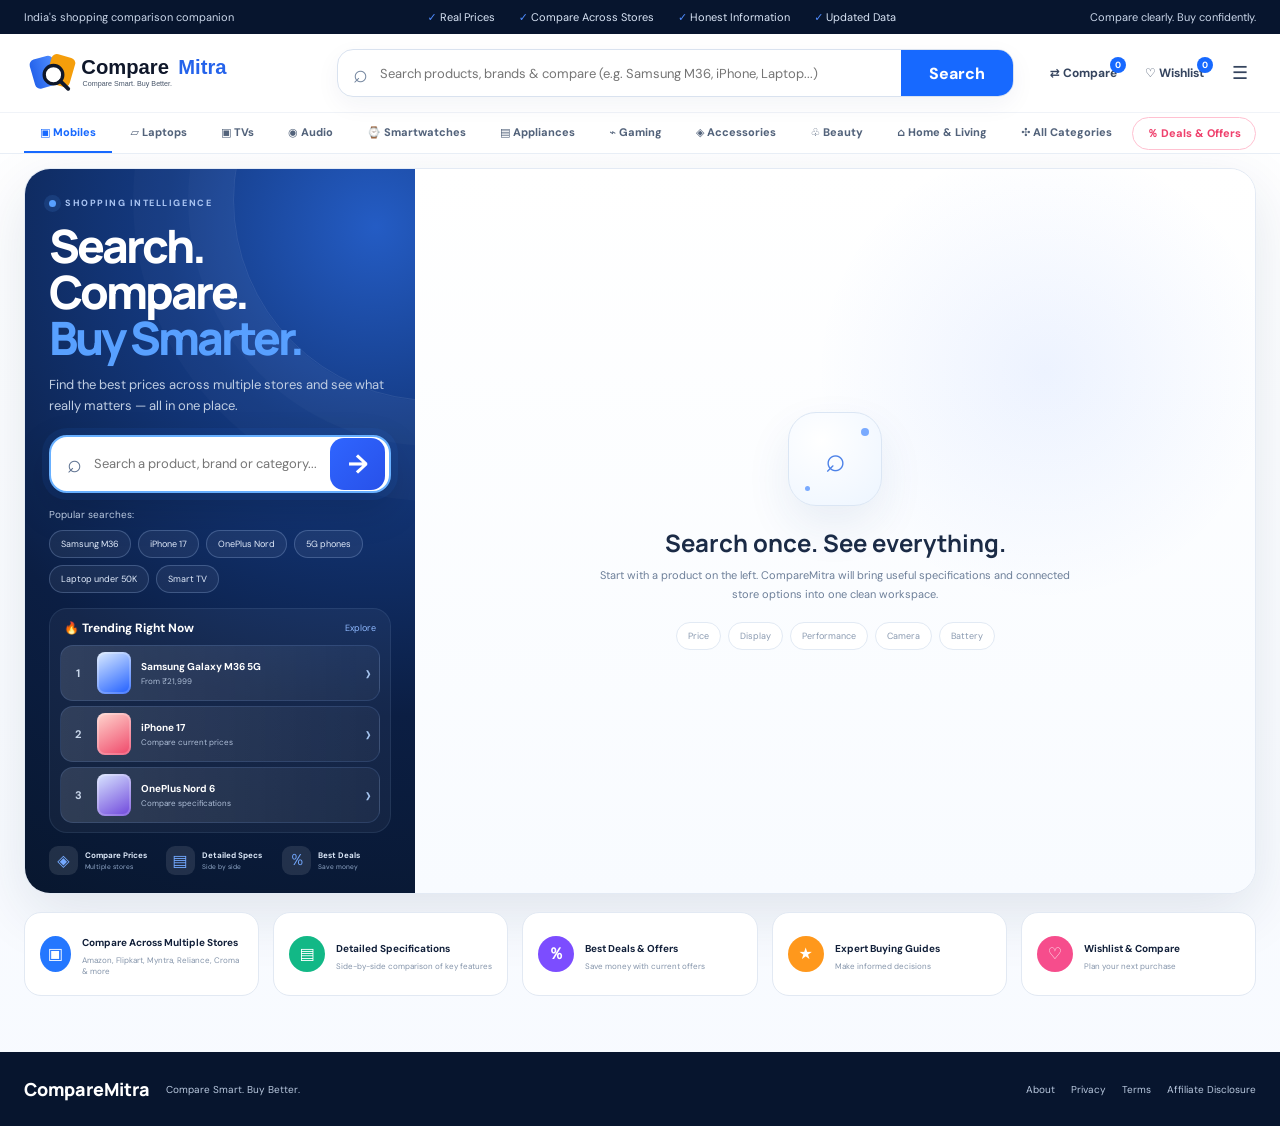
<file: index.html>
<!doctype html>
<html lang="en">
<head>
<meta charset="utf-8">
<meta name="viewport" content="width=device-width,initial-scale=1">
<meta name="description" content="CompareMitra — Compare products, prices and specifications across stores.">
<title>CompareMitra — Compare Smart. Buy Better.</title>
<link rel="icon" href="assets/logo.svg">
<link rel="preconnect" href="https://fonts.googleapis.com">
<link rel="preconnect" href="https://fonts.gstatic.com" crossorigin>
<link href="https://fonts.googleapis.com/css2?family=DM+Sans:wght@400;500;600;700&family=Manrope:wght@600;700;800&display=swap" rel="stylesheet">
<link rel="stylesheet" href="css/comparemmitra-dashboard-v17.css">
</head>
<body>
<div class="utility"><div class="wrap utility-in"><span>India's shopping comparison companion</span><div class="utility-points"><span>✓ Real Prices</span><span>✓ Compare Across Stores</span><span>✓ Honest Information</span><span>✓ Updated Data</span></div><span>Compare clearly. Buy confidently.</span></div></div>

<header class="header">
  <div class="wrap header-in">
    <a class="logo" href="index.html"><img src="assets/logo.svg" alt="CompareMitra"><span><b>Compare</b><strong>Mitra</strong><small>Compare Smart. Buy Better.</small></span></a>
    <form class="top-search" id="topSearch"><span>⌕</span><input id="topInput" placeholder="Search products, brands & compare (e.g. Samsung M36, iPhone, Laptop...)" autocomplete="off"><button>Search</button></form>
    <div class="head-actions"><a href="compare.html">⇄ <b>Compare</b><i id="compareCount">0</i></a><a href="#wishlist">♡ <b>Wishlist</b><i>0</i></a><button id="menuBtn">☰</button></div>
  </div>
  <nav class="nav"><div class="wrap nav-in">
    <a class="active" href="products.html?category=mobile-phones">▣ Mobiles</a><a href="products.html?category=laptops">▱ Laptops</a><a href="products.html?category=tv">▣ TVs</a><a href="products.html?category=audio">◉ Audio</a><a href="products.html?category=smartwatches">⌚ Smartwatches</a><a href="products.html?category=appliances">▤ Appliances</a><a href="products.html?category=gaming">⌁ Gaming</a><a href="products.html?category=accessories">◈ Accessories</a><a href="products.html?category=beauty">♧ Beauty</a><a href="products.html?category=home-living">⌂ Home & Living</a><a href="products.html">✣ All Categories</a><a class="offers" href="products.html">％ Deals & Offers</a>
  </div></nav>
</header>

<main class="wrap main">
  <section class="dashboard">
    <aside class="search-panel">
      <div class="panel-kicker"><span></span> SHOPPING INTELLIGENCE</div>
      <h1>Search. Compare.<br><em>Buy Smarter.</em></h1>
      <p>Find the best prices across multiple stores and see what really matters — all in one place.</p>
      <form class="hero-search" id="heroSearch"><span>⌕</span><input id="heroInput" placeholder="Search a product, brand or category..." autocomplete="off"><button aria-label="Search">→</button></form>
      <div class="popular"><label>Popular searches:</label><div><button data-q="Samsung Galaxy M36 5G">Samsung M36</button><button data-q="iPhone 17">iPhone 17</button><button data-q="OnePlus Nord 6">OnePlus Nord</button><button data-q="5G phones">5G phones</button><button data-q="Laptop under 50K">Laptop under 50K</button><button data-q="Smart TV">Smart TV</button></div></div>

      <div class="trend">
        <div class="trend-head"><b>🔥 Trending Right Now</b><span>Explore</span></div>
        <button class="trend-item" data-q="Samsung Galaxy M36 5G"><strong>1</strong><span class="mini-phone m1"></span><span><b>Samsung Galaxy M36 5G</b><small>From ₹21,999</small></span><i>›</i></button>
        <button class="trend-item" data-q="iPhone 17"><strong>2</strong><span class="mini-phone m2"></span><span><b>iPhone 17</b><small>Compare current prices</small></span><i>›</i></button>
        <button class="trend-item" data-q="OnePlus Nord 6"><strong>3</strong><span class="mini-phone m3"></span><span><b>OnePlus Nord 6</b><small>Compare specifications</small></span><i>›</i></button>
      </div>
      <div class="panel-benefits"><div><span>◈</span><b>Compare Prices<small>Multiple stores</small></b></div><div><span>▤</span><b>Detailed Specs<small>Side by side</small></b></div><div><span>％</span><b>Best Deals<small>Save money</small></b></div></div>
    </aside>

    <section class="result-panel" id="resultPanel">
      <div class="empty-state" id="emptyState">
        <div class="empty-orb"><span>⌕</span><i></i><b></b></div>
        <h2>Search once. See everything.</h2>
        <p>Start with a product on the left. CompareMitra will bring the useful specifications and connected store options into one clean workspace.</p>
        <div class="empty-hints"><span>Price</span><span>Display</span><span>Performance</span><span>Camera</span><span>Battery</span></div>
      </div>

      <div class="product-result" id="productResult" hidden>
        <div class="product-head">
          <div class="product-visual"><img id="productImg" alt=""></div>
          <div class="product-title"><small id="productBrand"></small><h2 id="productName"></h2><p id="productVariant"></p><div class="score"><b>8.6/10</b><span>CompareMitra Score</span></div></div>
          <div class="product-actions"><button>♡ Add to Wishlist</button><button class="add-compare" id="addCompare">＋ Add to Compare</button></div>
        </div>
        <div class="quick-specs" id="quickSpecs"></div>
        <div class="table-shell">
          <div class="table-title"><div><small>PRICE & PRODUCT INTELLIGENCE</small><h3>Compare across stores</h3></div><div class="table-tools"><button id="highlightBtn">Highlight differences</button><button id="clearBtn">Clear</button></div></div>
          <div class="table-scroll">
            <table id="compareTable">
              <thead><tr id="storeHead"><th>FEATURE</th></tr></thead>
              <tbody id="tableBody"></tbody>
            </table>
          </div>
          <div class="more-stores"><button id="moreStores">＋ <b>More Stores</b><small>See additional marketplaces</small></button></div>
        </div>
      </div>
    </section>
  </section>

  <section class="below">
    <div class="below-card"><span class="bicon blue">▣</span><div><b>Compare Across Multiple Stores</b><p>Amazon, Flipkart, Myntra, Reliance, Croma & more</p></div></div>
    <div class="below-card"><span class="bicon green">▤</span><div><b>Detailed Specifications</b><p>Side-by-side comparison of key features</p></div></div>
    <div class="below-card"><span class="bicon purple">％</span><div><b>Best Deals & Offers</b><p>Save money with current offers</p></div></div>
    <div class="below-card"><span class="bicon orange">★</span><div><b>Expert Buying Guides</b><p>Make informed decisions</p></div></div>
    <div class="below-card"><span class="bicon pink">♡</span><div><b>Wishlist & Compare</b><p>Plan your next purchase</p></div></div>
  </section>
</main>

<footer class="footer"><div class="wrap"><b>CompareMitra</b><span>Compare Smart. Buy Better.</span><div><a href="about.html">About</a><a href="privacy.html">Privacy</a><a href="terms.html">Terms</a><a href="affiliate-disclosure.html">Affiliate Disclosure</a></div></div></footer>
<script src="js/comparemmitra-dashboard-v17.js"></script>
</body>
</html>
</file>
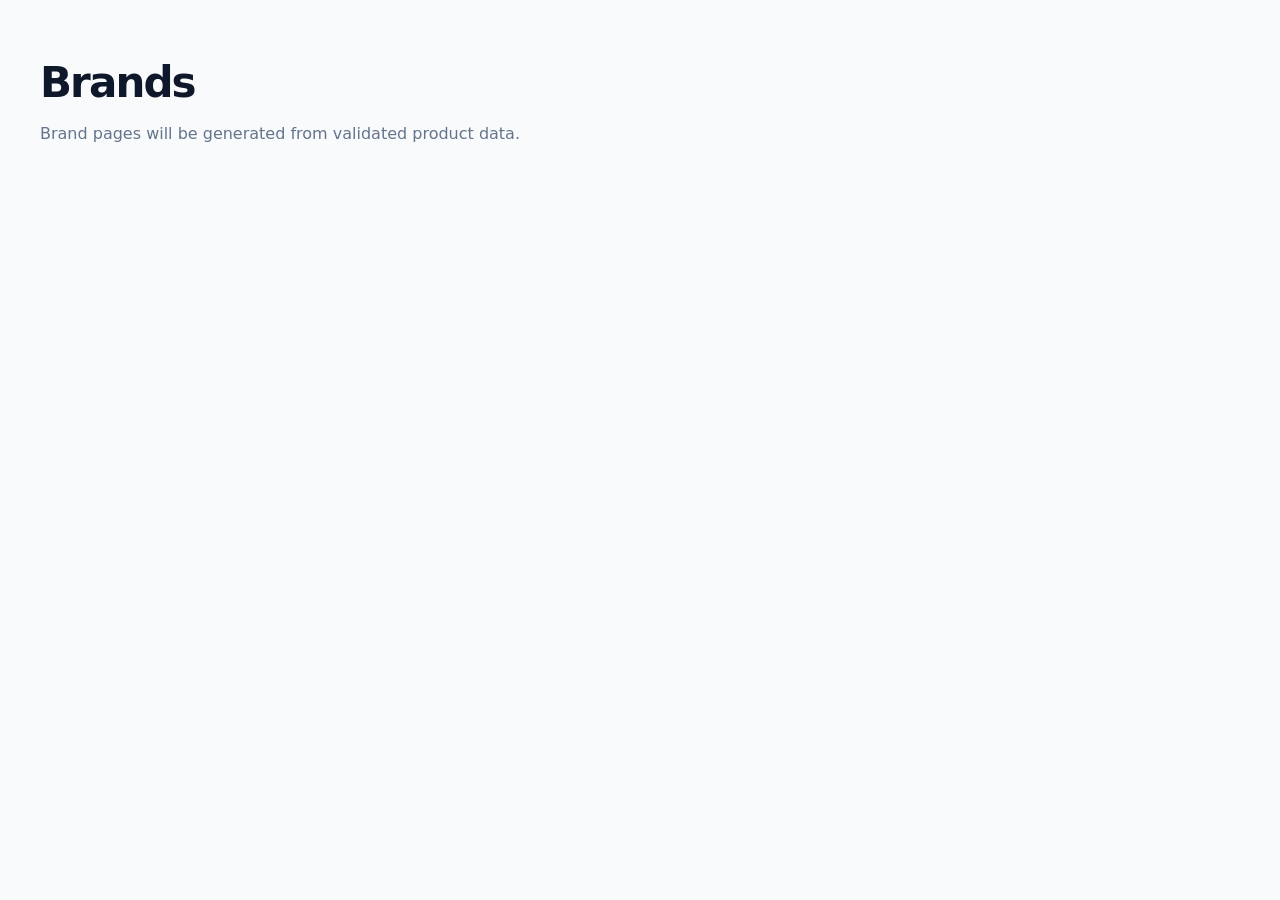
<file: brands/index.html>
<!doctype html><html lang="en-IN"><head><meta charset="utf-8"><meta name="viewport" content="width=device-width,initial-scale=1"><title>Brands — CompareMitra</title><link rel="stylesheet" href="../css/style.css"></head><body><main class="page"><div class="container"><h1>Brands</h1><p class="muted">Brand pages will be generated from validated product data.</p></div></main></body></html>
</file>
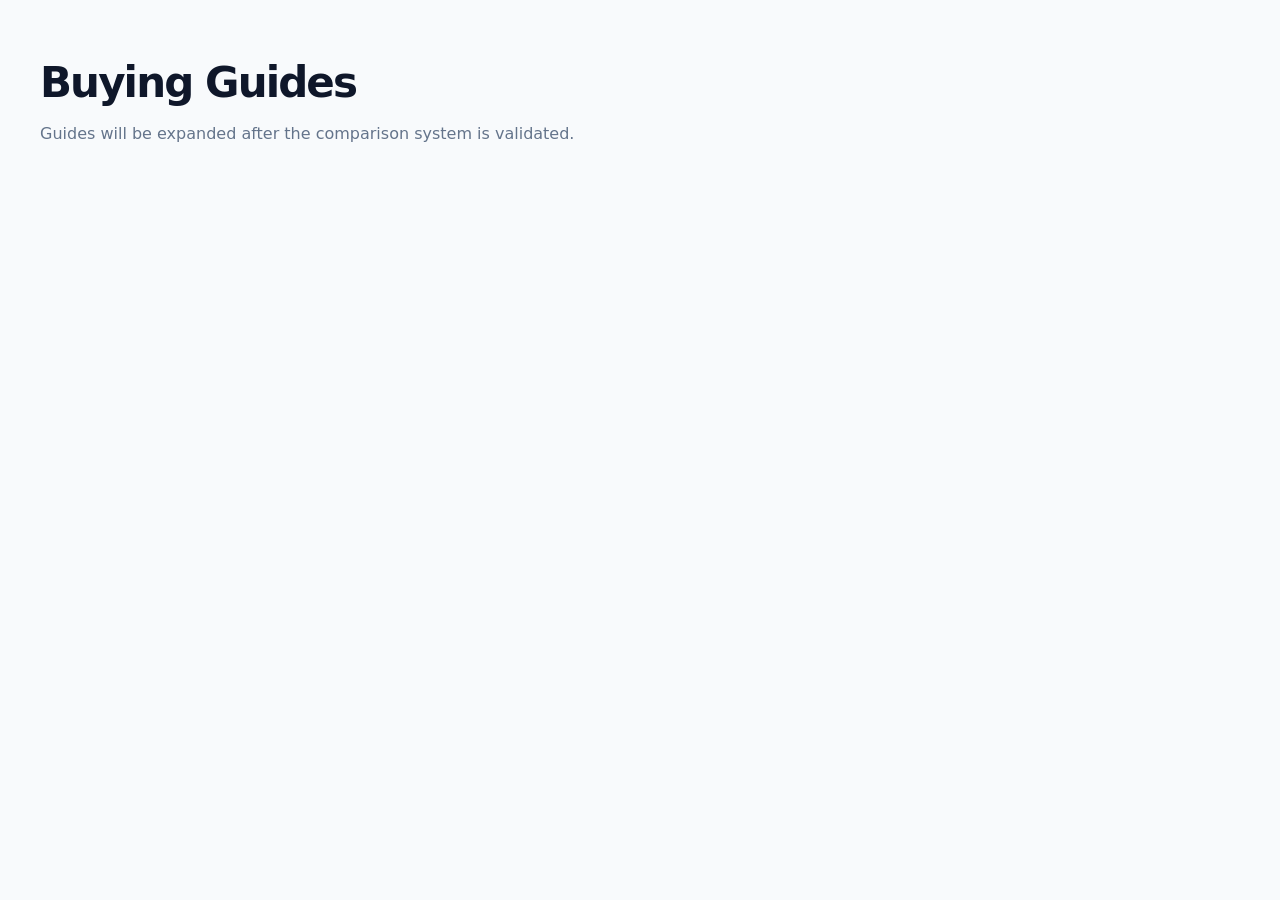
<file: buying-guides/index.html>
<!doctype html><html lang="en-IN"><head><meta charset="utf-8"><meta name="viewport" content="width=device-width,initial-scale=1"><title>Buying Guides — CompareMitra</title><link rel="stylesheet" href="../css/style.css"></head><body><main class="page"><div class="container"><h1>Buying Guides</h1><p class="muted">Guides will be expanded after the comparison system is validated.</p></div></main></body></html>
</file>
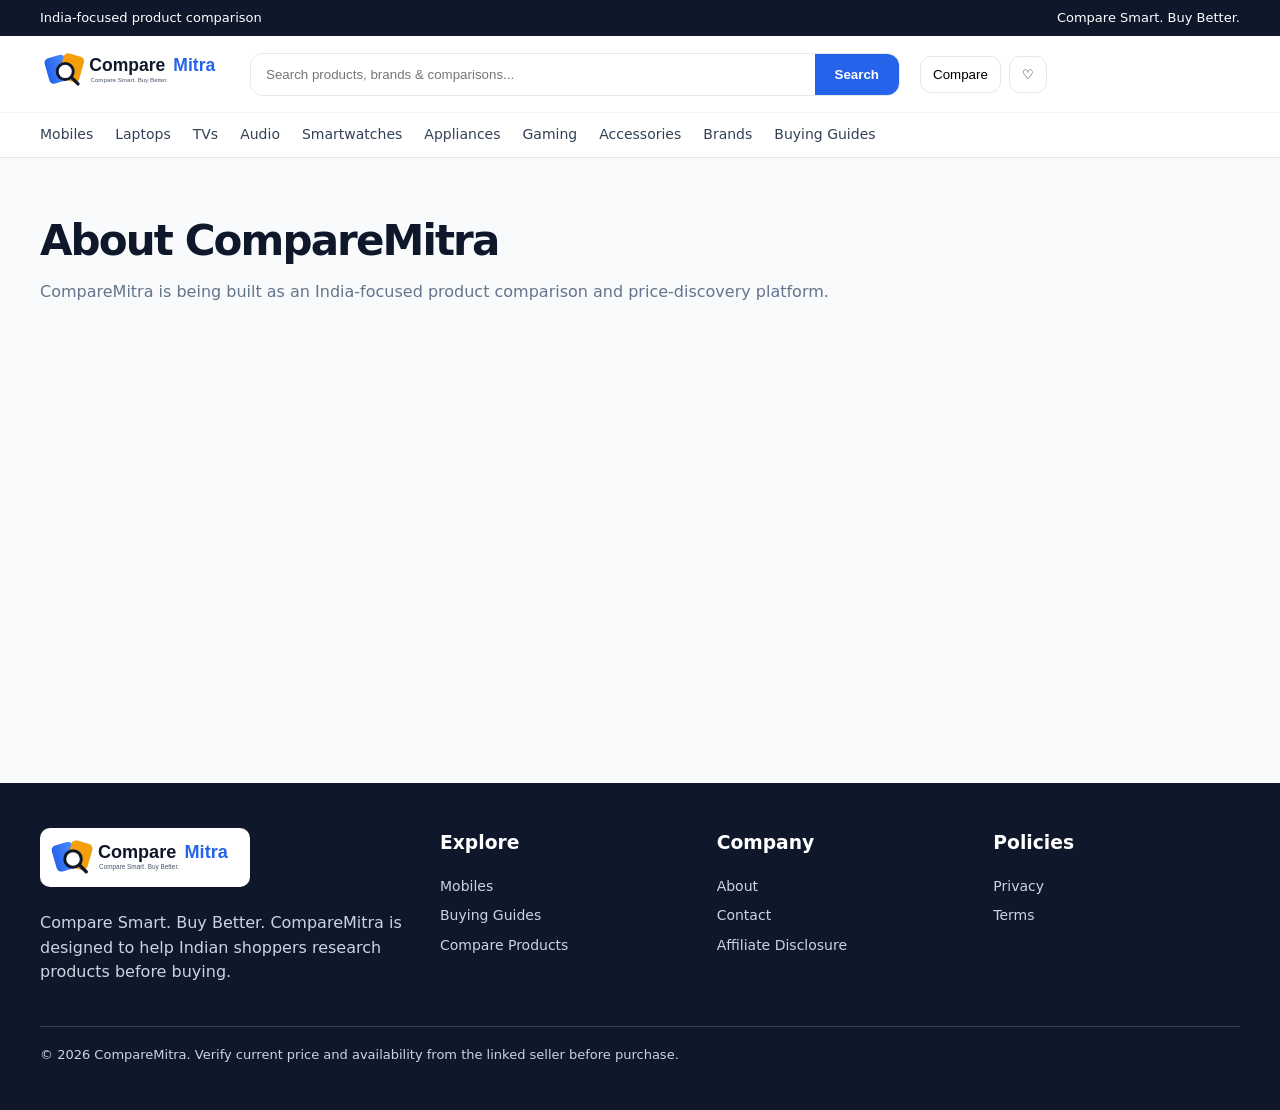
<file: about.html>
<!doctype html><html lang="en-IN"><head><meta charset="utf-8"><meta name="viewport" content="width=device-width,initial-scale=1"><title>About CompareMitra — CompareMitra</title><meta name="description" content="CompareMitra is being built as an India-focused product comparison and price-discovery platform."><link rel="stylesheet" href="css/style.css"></head><body><div class="topbar"><div class="container"><span>India-focused product comparison</span><span>Compare Smart. Buy Better.</span></div></div>
<header class="header"><div class="container header-row"><a href="index.html"><img class="logo" src="assets/logo.svg" alt="CompareMitra"></a><form class="search" data-search><input name="q" placeholder="Search products, brands & comparisons..."><button>Search</button></form><div class="header-actions"><button class="icon-btn" onclick="location.href='compare.html'">Compare</button><button class="icon-btn">♡</button></div><button class="icon-btn mobile-menu">☰</button></div>
<nav class="nav"><div class="container"><a href="products.html?category=mobiles">Mobiles</a><a href="products.html">Laptops</a><a href="products.html">TVs</a><a href="products.html">Audio</a><a href="products.html">Smartwatches</a><a href="products.html">Appliances</a><a href="products.html">Gaming</a><a href="products.html">Accessories</a><a href="brands/index.html">Brands</a><a href="buying-guides/index.html">Buying Guides</a></div></nav></header><main class="page"><div class="container"><h1>About CompareMitra</h1><p class="muted">CompareMitra is being built as an India-focused product comparison and price-discovery platform.</p></div></main><footer class="footer"><div class="container"><div class="footer-grid"><div><img src="assets/logo.svg" alt="CompareMitra" style="width:210px;background:#fff;border-radius:10px;padding:7px"><p>Compare Smart. Buy Better. CompareMitra is designed to help Indian shoppers research products before buying.</p></div><div><h3>Explore</h3><a href="products.html?category=mobiles">Mobiles</a><a href="buying-guides/index.html">Buying Guides</a><a href="compare.html">Compare Products</a></div><div><h3>Company</h3><a href="about.html">About</a><a href="contact.html">Contact</a><a href="affiliate-disclosure.html">Affiliate Disclosure</a></div><div><h3>Policies</h3><a href="privacy.html">Privacy</a><a href="terms.html">Terms</a></div></div><div class="footer-bottom">© 2026 CompareMitra. Verify current price and availability from the linked seller before purchase.</div></div></footer></body></html>
</file>
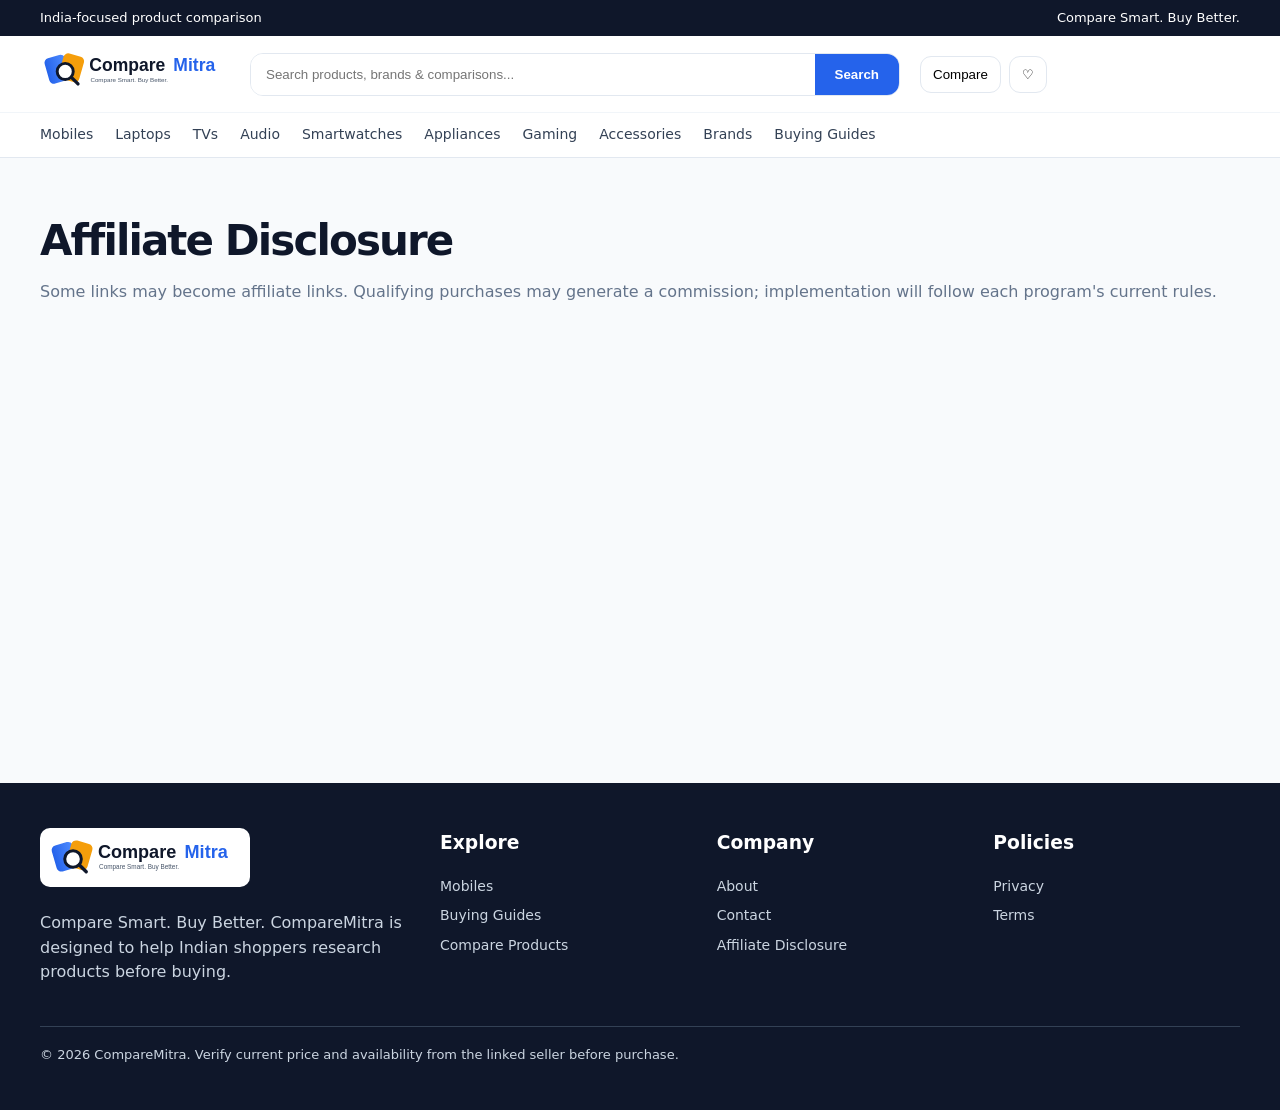
<file: affiliate-disclosure.html>
<!doctype html><html lang="en-IN"><head><meta charset="utf-8"><meta name="viewport" content="width=device-width,initial-scale=1"><title>Affiliate Disclosure — CompareMitra</title><meta name="description" content="Some links may become affiliate links. Qualifying purchases may generate a commission; implementation will follow each program's current rules."><link rel="stylesheet" href="css/style.css"></head><body><div class="topbar"><div class="container"><span>India-focused product comparison</span><span>Compare Smart. Buy Better.</span></div></div>
<header class="header"><div class="container header-row"><a href="index.html"><img class="logo" src="assets/logo.svg" alt="CompareMitra"></a><form class="search" data-search><input name="q" placeholder="Search products, brands & comparisons..."><button>Search</button></form><div class="header-actions"><button class="icon-btn" onclick="location.href='compare.html'">Compare</button><button class="icon-btn">♡</button></div><button class="icon-btn mobile-menu">☰</button></div>
<nav class="nav"><div class="container"><a href="products.html?category=mobiles">Mobiles</a><a href="products.html">Laptops</a><a href="products.html">TVs</a><a href="products.html">Audio</a><a href="products.html">Smartwatches</a><a href="products.html">Appliances</a><a href="products.html">Gaming</a><a href="products.html">Accessories</a><a href="brands/index.html">Brands</a><a href="buying-guides/index.html">Buying Guides</a></div></nav></header><main class="page"><div class="container"><h1>Affiliate Disclosure</h1><p class="muted">Some links may become affiliate links. Qualifying purchases may generate a commission; implementation will follow each program's current rules.</p></div></main><footer class="footer"><div class="container"><div class="footer-grid"><div><img src="assets/logo.svg" alt="CompareMitra" style="width:210px;background:#fff;border-radius:10px;padding:7px"><p>Compare Smart. Buy Better. CompareMitra is designed to help Indian shoppers research products before buying.</p></div><div><h3>Explore</h3><a href="products.html?category=mobiles">Mobiles</a><a href="buying-guides/index.html">Buying Guides</a><a href="compare.html">Compare Products</a></div><div><h3>Company</h3><a href="about.html">About</a><a href="contact.html">Contact</a><a href="affiliate-disclosure.html">Affiliate Disclosure</a></div><div><h3>Policies</h3><a href="privacy.html">Privacy</a><a href="terms.html">Terms</a></div></div><div class="footer-bottom">© 2026 CompareMitra. Verify current price and availability from the linked seller before purchase.</div></div></footer></body></html>
</file>
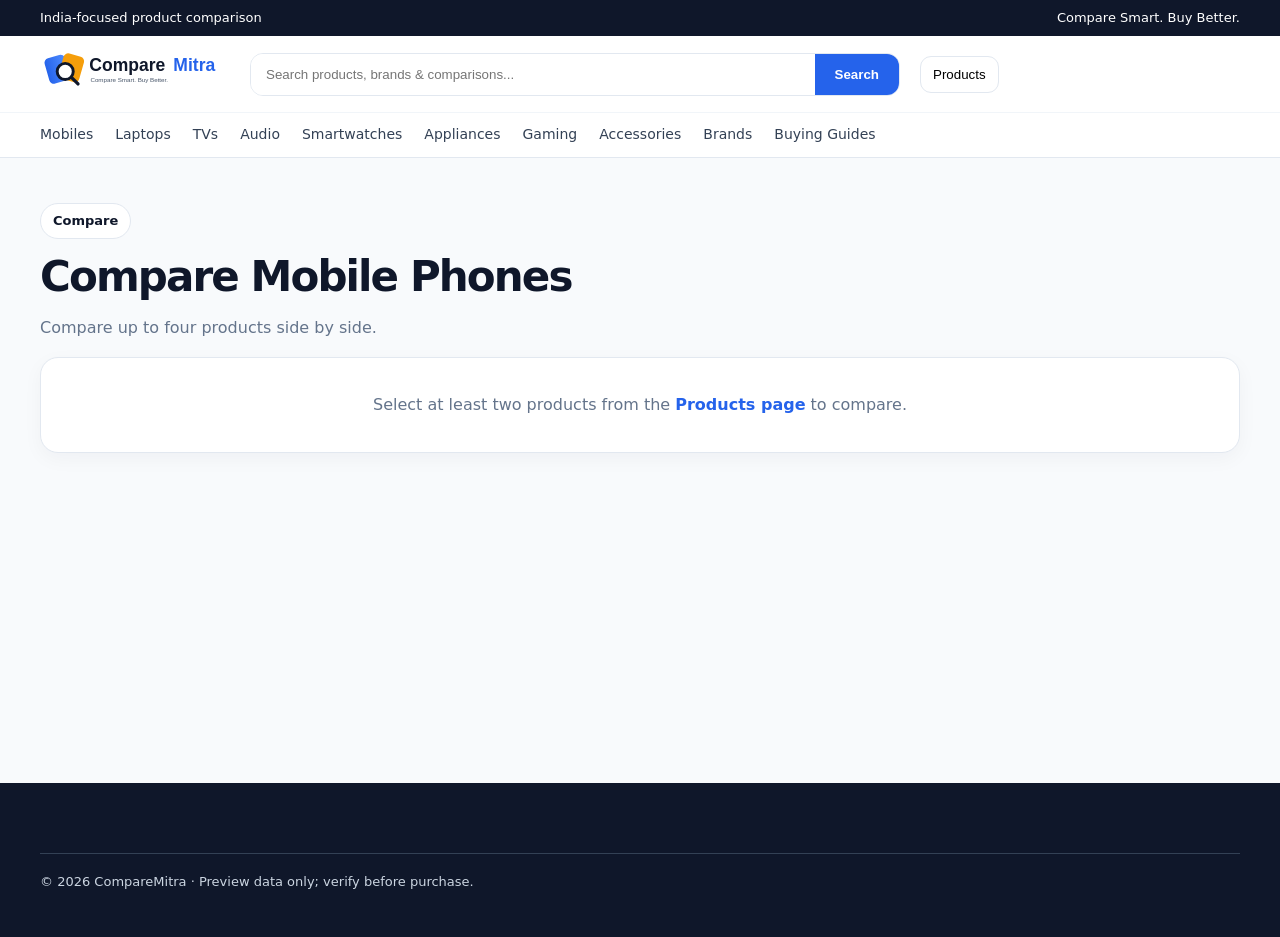
<file: compare.html>
<!doctype html><html lang="en-IN"><head><meta charset="utf-8"><meta name="viewport" content="width=device-width,initial-scale=1"><title>Compare Mobile Phones — CompareMitra</title><meta name="description" content="Compare mobile phone specifications side by side on CompareMitra."><link rel="stylesheet" href="css/style.css"></head><body><div class="topbar"><div class="container"><span>India-focused product comparison</span><span>Compare Smart. Buy Better.</span></div></div><header class="header"><div class="container header-row"><a href="index.html"><img class="logo" src="assets/logo.svg" alt="CompareMitra"></a><form class="search" data-search><input name="q" placeholder="Search products, brands & comparisons..."><button>Search</button></form><div class="header-actions"><button class="icon-btn" onclick="location.href='products.html'">Products</button></div><button class="icon-btn mobile-menu">☰</button></div><nav class="nav"><div class="container"><a href="products.html">Mobiles</a><a href="products.html">Laptops</a><a href="products.html">TVs</a><a href="products.html">Audio</a><a href="products.html">Smartwatches</a><a href="products.html">Appliances</a><a href="products.html">Gaming</a><a href="products.html">Accessories</a><a href="brands/index.html">Brands</a><a href="buying-guides/index.html">Buying Guides</a></div></nav></header><main class="page"><div class="container"><span class="badge">Compare</span><h1>Compare Mobile Phones</h1><p class="muted">Compare up to four products side by side.</p><div id="comparison-detail"><div class="empty">Loading comparison…</div></div></div></main><footer class="footer"><div class="container"><div class="footer-bottom">© 2026 CompareMitra · Preview data only; verify before purchase.</div></div></footer><script src="js/app.js"></script></body></html>
</file>
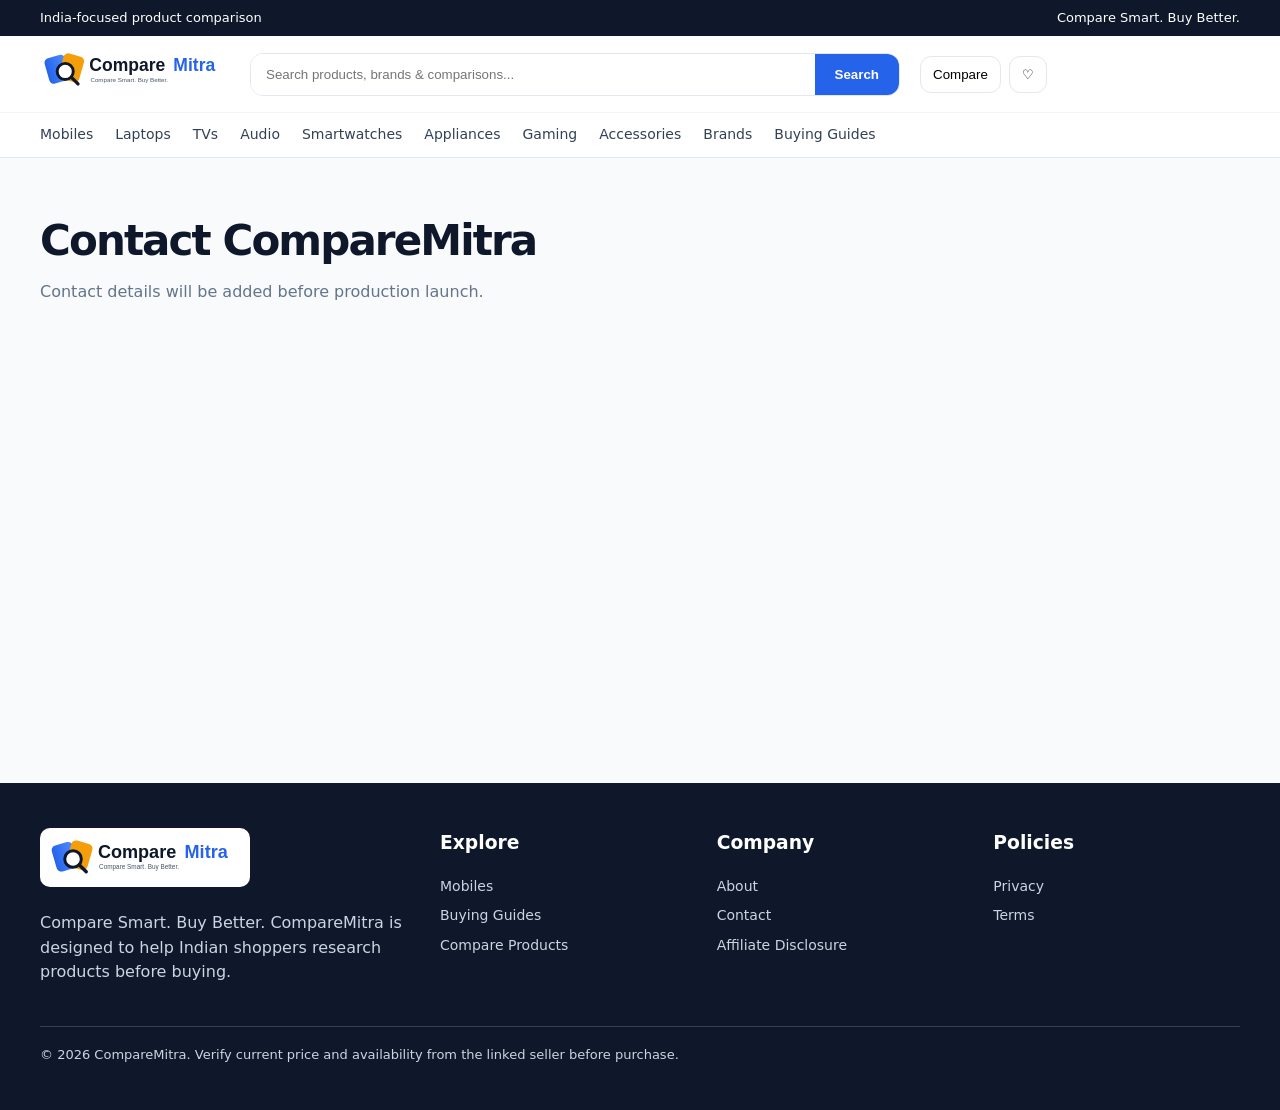
<file: contact.html>
<!doctype html><html lang="en-IN"><head><meta charset="utf-8"><meta name="viewport" content="width=device-width,initial-scale=1"><title>Contact CompareMitra — CompareMitra</title><meta name="description" content="Contact details will be added before production launch."><link rel="stylesheet" href="css/style.css"></head><body><div class="topbar"><div class="container"><span>India-focused product comparison</span><span>Compare Smart. Buy Better.</span></div></div>
<header class="header"><div class="container header-row"><a href="index.html"><img class="logo" src="assets/logo.svg" alt="CompareMitra"></a><form class="search" data-search><input name="q" placeholder="Search products, brands & comparisons..."><button>Search</button></form><div class="header-actions"><button class="icon-btn" onclick="location.href='compare.html'">Compare</button><button class="icon-btn">♡</button></div><button class="icon-btn mobile-menu">☰</button></div>
<nav class="nav"><div class="container"><a href="products.html?category=mobiles">Mobiles</a><a href="products.html">Laptops</a><a href="products.html">TVs</a><a href="products.html">Audio</a><a href="products.html">Smartwatches</a><a href="products.html">Appliances</a><a href="products.html">Gaming</a><a href="products.html">Accessories</a><a href="brands/index.html">Brands</a><a href="buying-guides/index.html">Buying Guides</a></div></nav></header><main class="page"><div class="container"><h1>Contact CompareMitra</h1><p class="muted">Contact details will be added before production launch.</p></div></main><footer class="footer"><div class="container"><div class="footer-grid"><div><img src="assets/logo.svg" alt="CompareMitra" style="width:210px;background:#fff;border-radius:10px;padding:7px"><p>Compare Smart. Buy Better. CompareMitra is designed to help Indian shoppers research products before buying.</p></div><div><h3>Explore</h3><a href="products.html?category=mobiles">Mobiles</a><a href="buying-guides/index.html">Buying Guides</a><a href="compare.html">Compare Products</a></div><div><h3>Company</h3><a href="about.html">About</a><a href="contact.html">Contact</a><a href="affiliate-disclosure.html">Affiliate Disclosure</a></div><div><h3>Policies</h3><a href="privacy.html">Privacy</a><a href="terms.html">Terms</a></div></div><div class="footer-bottom">© 2026 CompareMitra. Verify current price and availability from the linked seller before purchase.</div></div></footer></body></html>
</file>
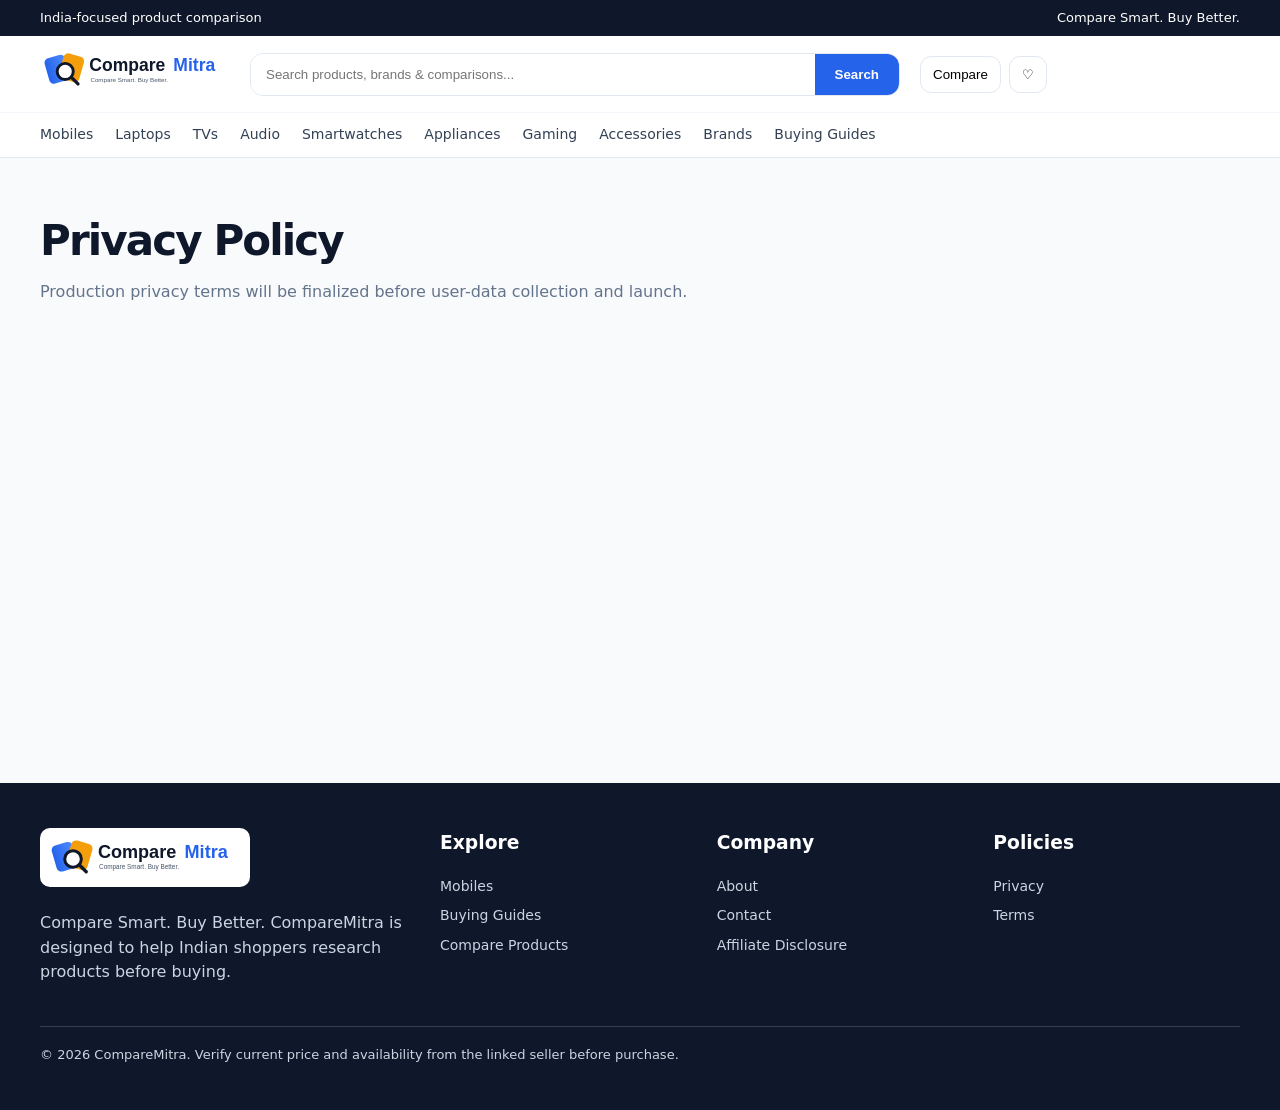
<file: privacy.html>
<!doctype html><html lang="en-IN"><head><meta charset="utf-8"><meta name="viewport" content="width=device-width,initial-scale=1"><title>Privacy Policy — CompareMitra</title><meta name="description" content="Production privacy terms will be finalized before user-data collection and launch."><link rel="stylesheet" href="css/style.css"></head><body><div class="topbar"><div class="container"><span>India-focused product comparison</span><span>Compare Smart. Buy Better.</span></div></div>
<header class="header"><div class="container header-row"><a href="index.html"><img class="logo" src="assets/logo.svg" alt="CompareMitra"></a><form class="search" data-search><input name="q" placeholder="Search products, brands & comparisons..."><button>Search</button></form><div class="header-actions"><button class="icon-btn" onclick="location.href='compare.html'">Compare</button><button class="icon-btn">♡</button></div><button class="icon-btn mobile-menu">☰</button></div>
<nav class="nav"><div class="container"><a href="products.html?category=mobiles">Mobiles</a><a href="products.html">Laptops</a><a href="products.html">TVs</a><a href="products.html">Audio</a><a href="products.html">Smartwatches</a><a href="products.html">Appliances</a><a href="products.html">Gaming</a><a href="products.html">Accessories</a><a href="brands/index.html">Brands</a><a href="buying-guides/index.html">Buying Guides</a></div></nav></header><main class="page"><div class="container"><h1>Privacy Policy</h1><p class="muted">Production privacy terms will be finalized before user-data collection and launch.</p></div></main><footer class="footer"><div class="container"><div class="footer-grid"><div><img src="assets/logo.svg" alt="CompareMitra" style="width:210px;background:#fff;border-radius:10px;padding:7px"><p>Compare Smart. Buy Better. CompareMitra is designed to help Indian shoppers research products before buying.</p></div><div><h3>Explore</h3><a href="products.html?category=mobiles">Mobiles</a><a href="buying-guides/index.html">Buying Guides</a><a href="compare.html">Compare Products</a></div><div><h3>Company</h3><a href="about.html">About</a><a href="contact.html">Contact</a><a href="affiliate-disclosure.html">Affiliate Disclosure</a></div><div><h3>Policies</h3><a href="privacy.html">Privacy</a><a href="terms.html">Terms</a></div></div><div class="footer-bottom">© 2026 CompareMitra. Verify current price and availability from the linked seller before purchase.</div></div></footer></body></html>
</file>
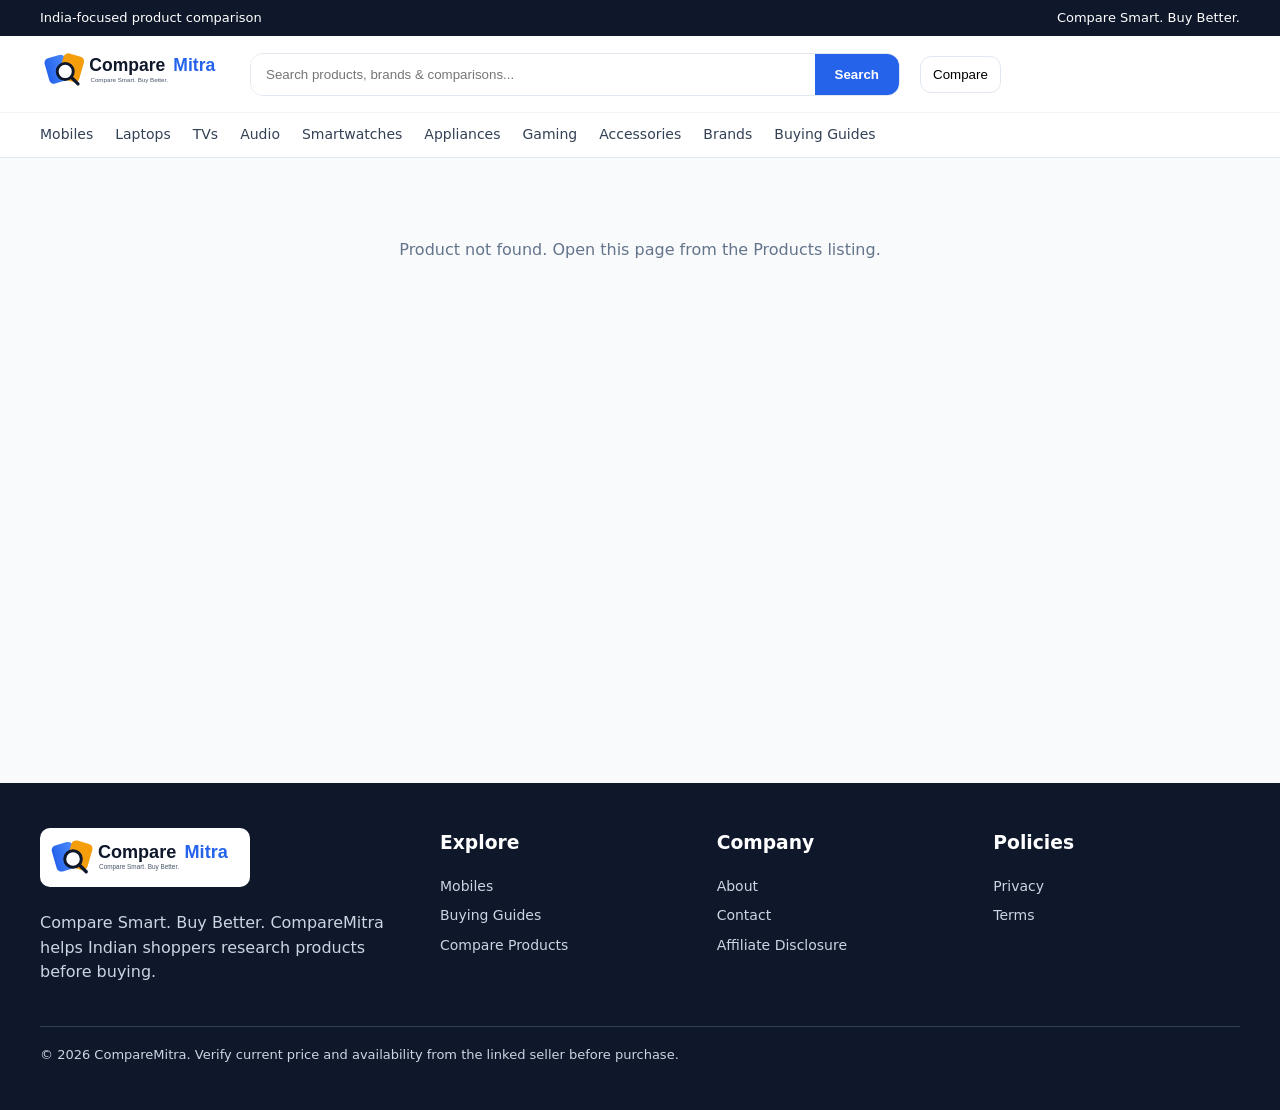
<file: product.html>
<!doctype html>
<html lang="en-IN">
<head>
<meta charset="utf-8"><meta name="viewport" content="width=device-width,initial-scale=1">
<title>Product — CompareMitra</title>
<meta name="description" content="Detailed mobile phone specifications and current observed price on CompareMitra.">
<link rel="stylesheet" href="css/style.css">
<link rel="stylesheet" href="css/product-detail.css">
</head>
<body>
<div class="topbar"><div class="container"><span>India-focused product comparison</span><span>Compare Smart. Buy Better.</span></div></div>
<header class="header"><div class="container header-row"><a href="index.html"><img class="logo" src="assets/logo.svg" alt="CompareMitra"></a><form class="search" data-search><input name="q" placeholder="Search products, brands & comparisons..."><button>Search</button></form><div class="header-actions"><button class="icon-btn" onclick="location.href='compare.html'">Compare</button></div><button class="icon-btn mobile-menu">☰</button></div>
<nav class="nav"><div class="container"><a href="products.html?category=mobiles">Mobiles</a><a href="products.html">Laptops</a><a href="products.html">TVs</a><a href="products.html">Audio</a><a href="products.html">Smartwatches</a><a href="products.html">Appliances</a><a href="products.html">Gaming</a><a href="products.html">Accessories</a><a href="brands/index.html">Brands</a><a href="buying-guides/index.html">Buying Guides</a></div></nav></header>
<main class="page"><div class="container" id="product-detail-app"><div class="empty">Loading product…</div></div></main>
<footer class="footer"><div class="container"><div class="footer-grid"><div><img src="assets/logo.svg" alt="CompareMitra" style="width:210px;background:#fff;border-radius:10px;padding:7px"><p>Compare Smart. Buy Better. CompareMitra helps Indian shoppers research products before buying.</p></div><div><h3>Explore</h3><a href="products.html?category=mobiles">Mobiles</a><a href="buying-guides/index.html">Buying Guides</a><a href="compare.html">Compare Products</a></div><div><h3>Company</h3><a href="about.html">About</a><a href="contact.html">Contact</a><a href="affiliate-disclosure.html">Affiliate Disclosure</a></div><div><h3>Policies</h3><a href="privacy.html">Privacy</a><a href="terms.html">Terms</a></div></div><div class="footer-bottom">© 2026 CompareMitra. Verify current price and availability from the linked seller before purchase.</div></div></footer>
<script src="js/app.js"></script>
<script src="js/product-detail.js"></script>
</body></html>
</file>
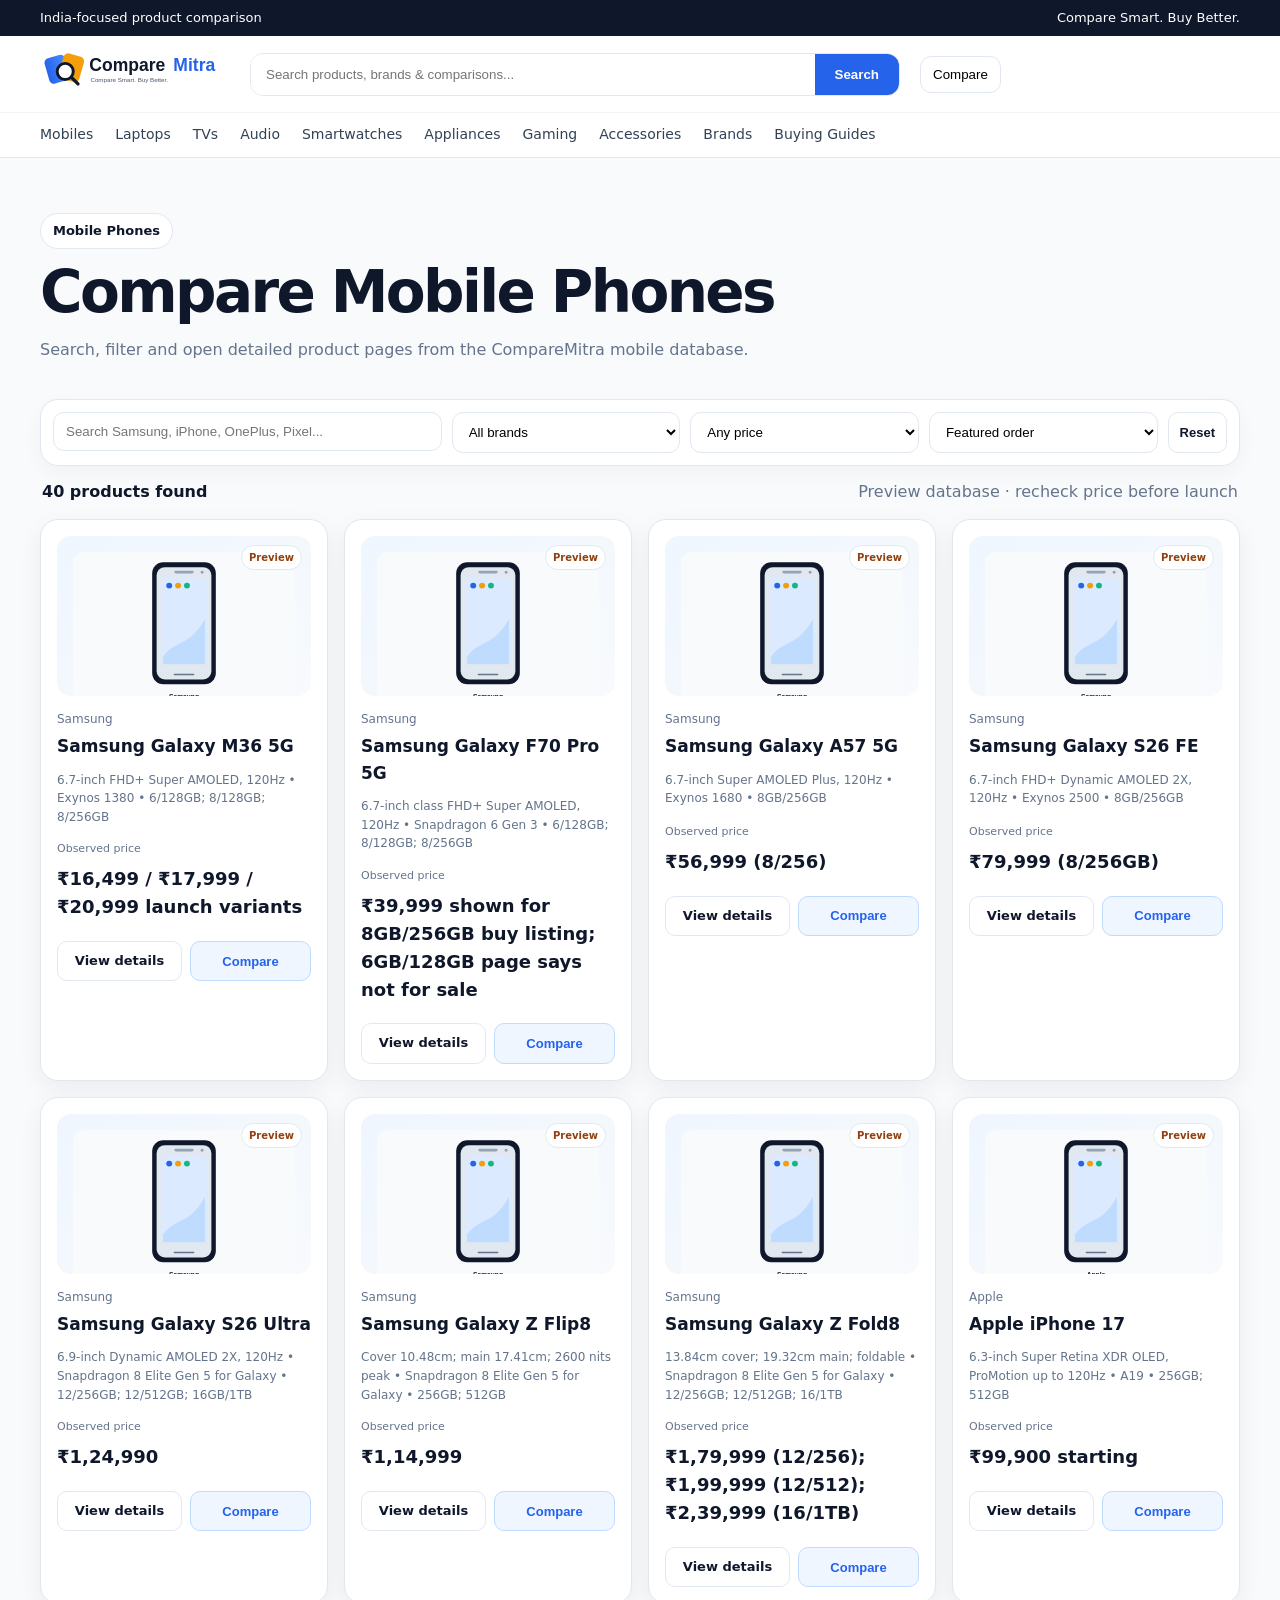
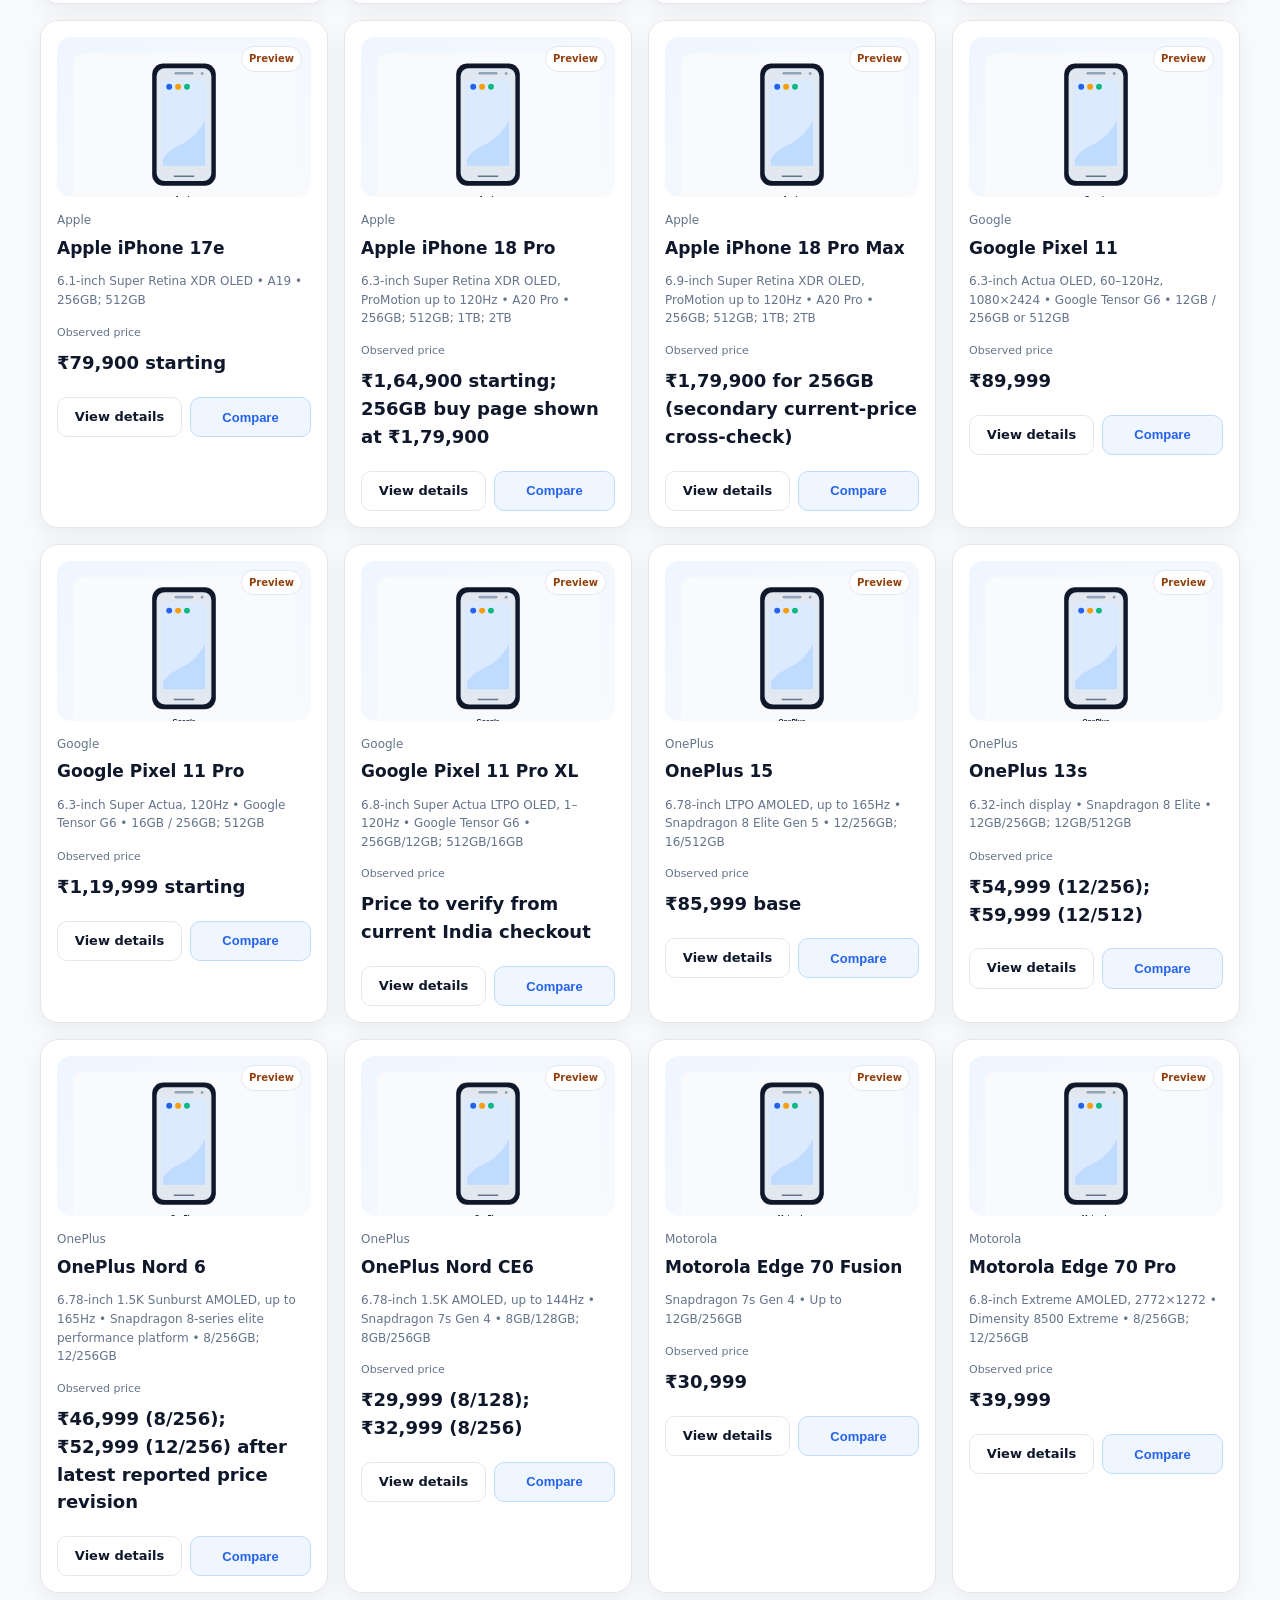
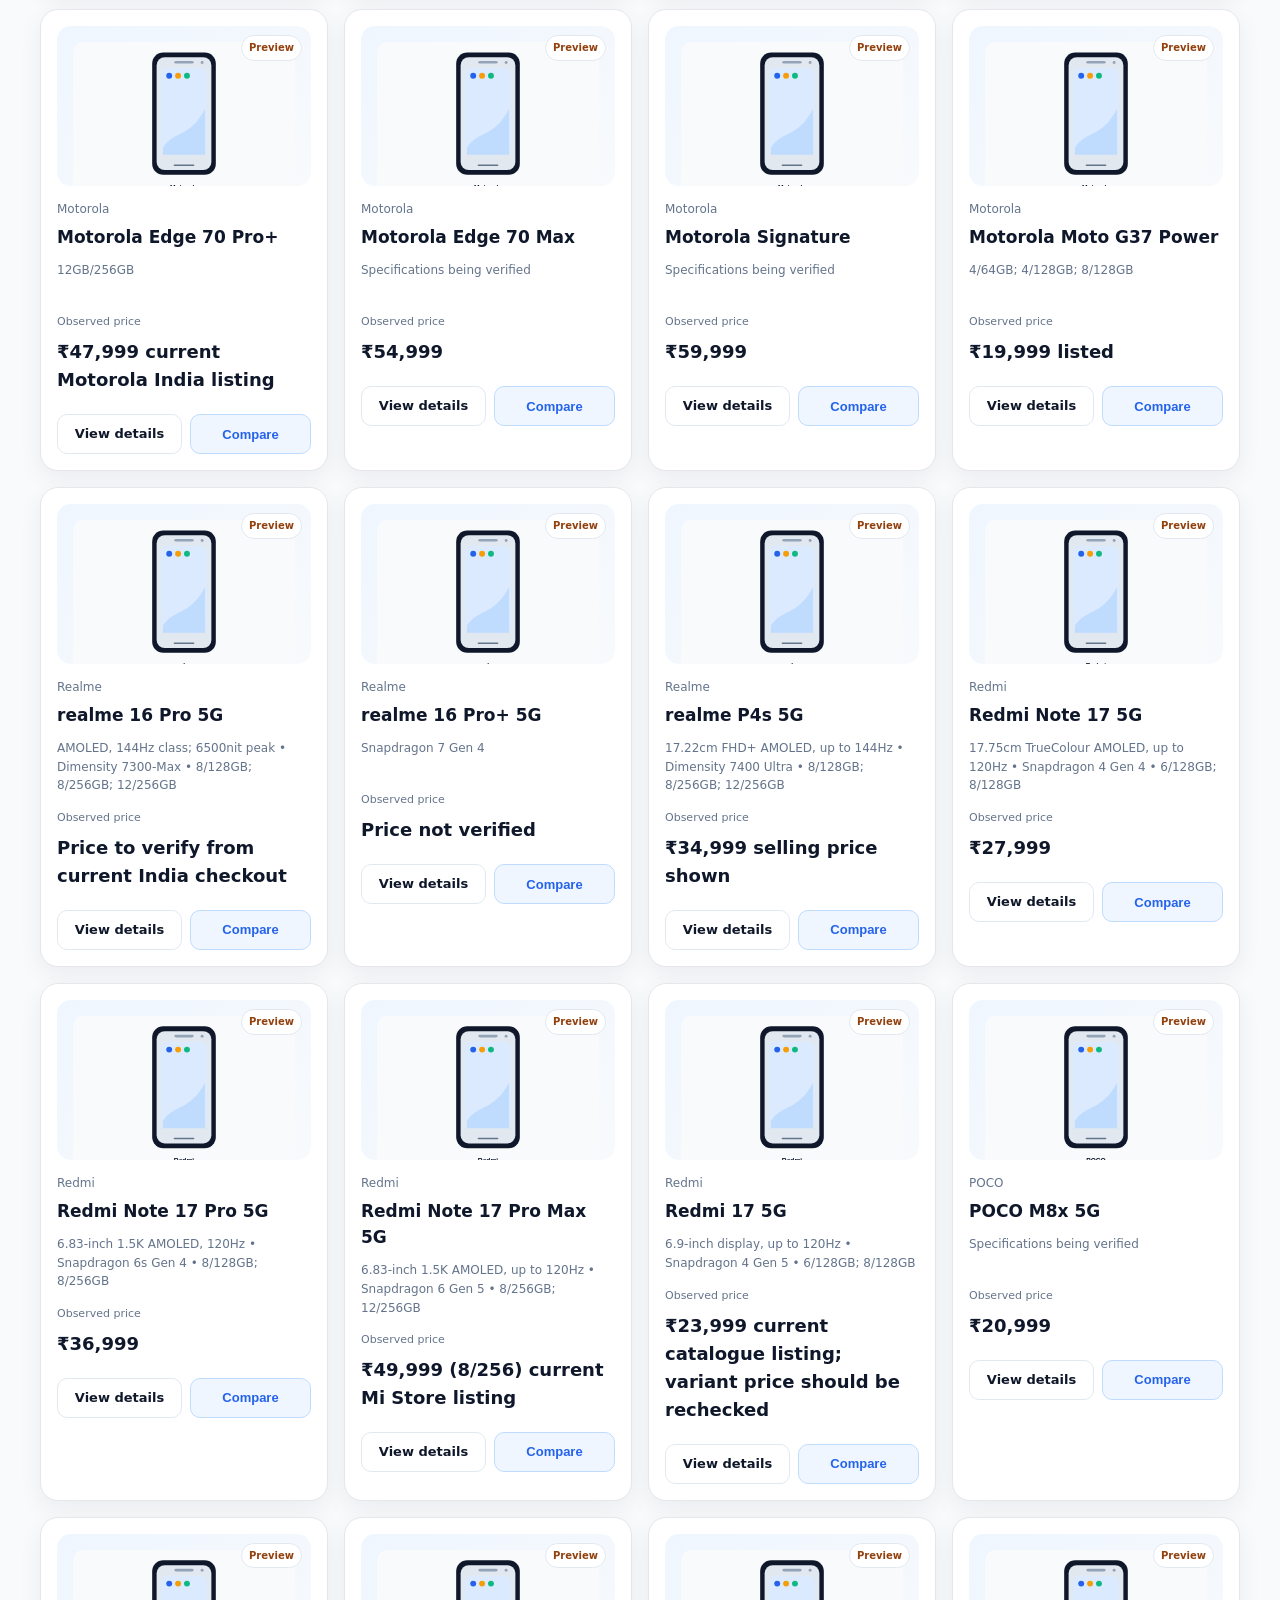
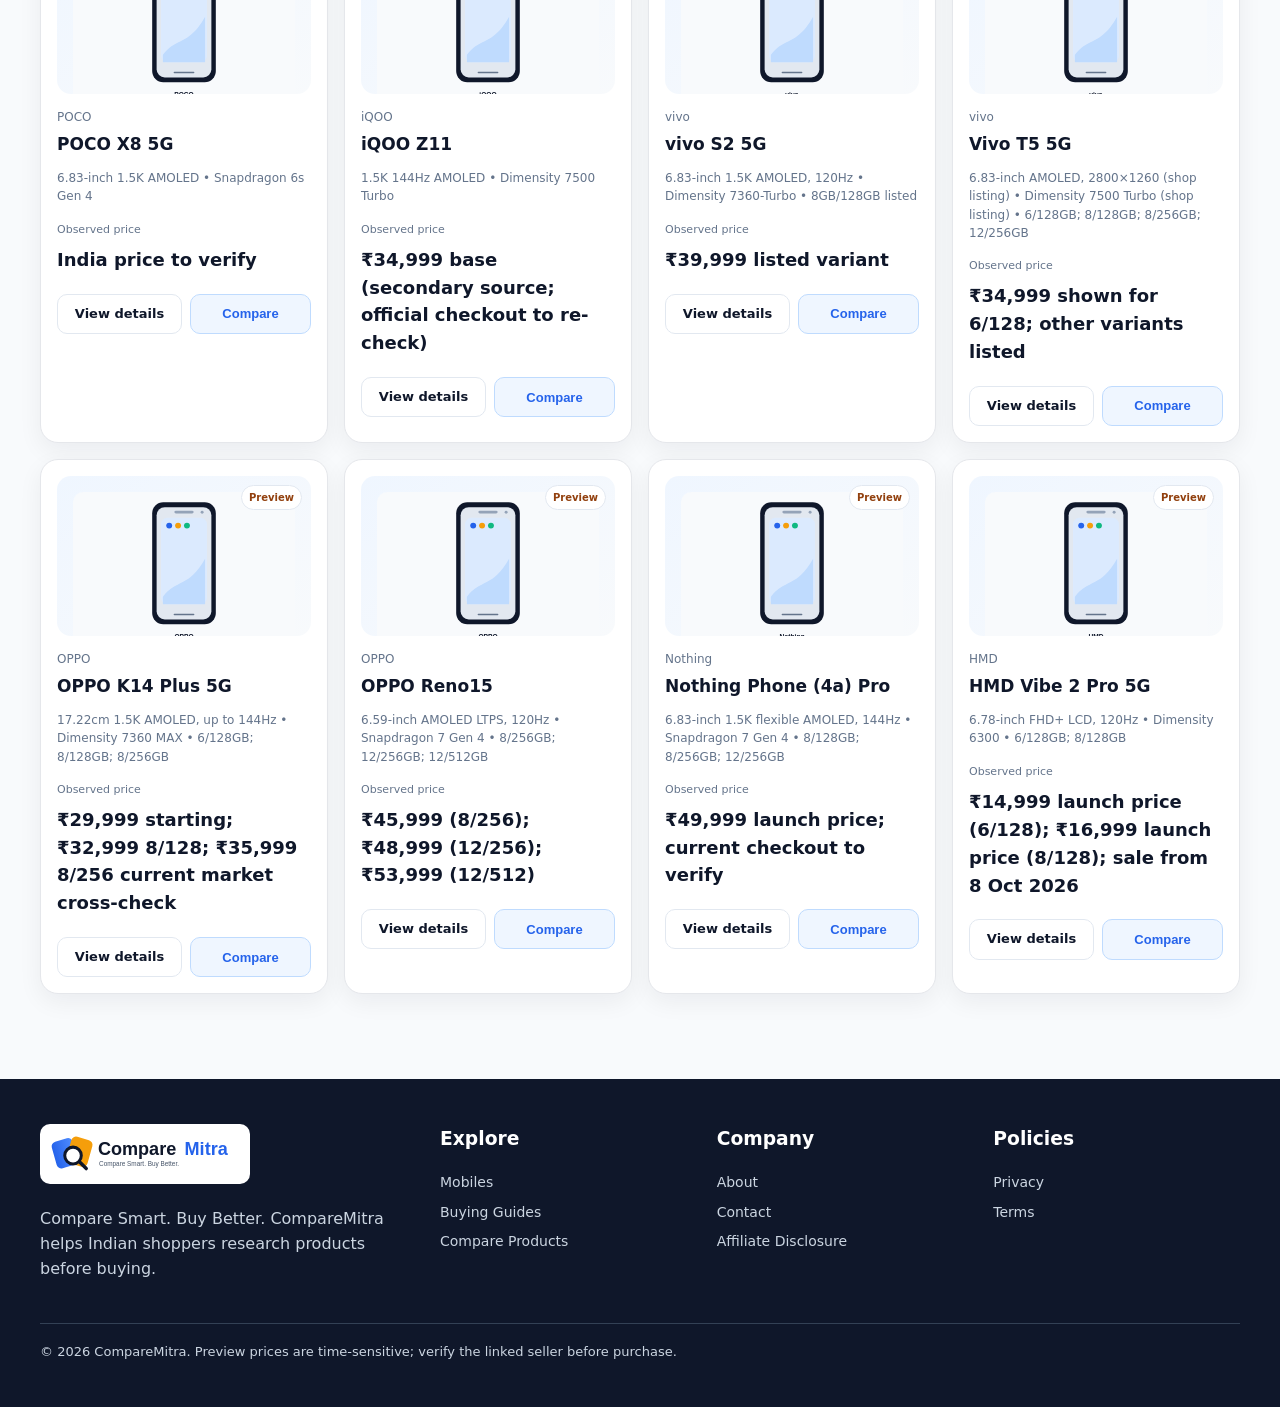
<file: products.html>
<!doctype html>
<html lang="en-IN">
<head>
<meta charset="utf-8">
<meta name="viewport" content="width=device-width,initial-scale=1">

<title>Mobile Phones — CompareMitra</title>

<meta name="description" content="Browse and compare mobile phones in India on CompareMitra.">

<link rel="stylesheet" href="css/style.css">
<link rel="stylesheet" href="css/comparemmitra-integration.css">
</head>

<body>

<!-- TOP BAR -->
<div class="topbar">
  <div class="container">
    <span>India-focused product comparison</span>
    <span>Compare Smart. Buy Better.</span>
  </div>
</div>


<!-- HEADER -->
<header class="header">

  <div class="container header-row">

    <!-- LOGO -->
    <a href="index.html">
      <img
        class="logo"
        src="assets/logo.svg"
        alt="CompareMitra"
      >
    </a>


    <!-- SEARCH -->
    <form class="search" data-search>
      <input
        name="q"
        placeholder="Search products, brands & comparisons..."
        autocomplete="off"
      >
      <button type="submit">Search</button>
    </form>


    <!-- HEADER ACTION -->
    <div class="header-actions">
      <button
        class="icon-btn"
        type="button"
        onclick="location.href='compare.html'"
      >
        Compare
      </button>
    </div>


    <!-- MOBILE MENU -->
    <button
      class="icon-btn mobile-menu"
      type="button"
      aria-label="Open menu"
    >
      ☰
    </button>

  </div>


  <!-- NAVIGATION -->
  <nav class="nav">

    <div class="container">

      <a href="products.html">Mobiles</a>
      <a href="products.html">Laptops</a>
      <a href="products.html">TVs</a>
      <a href="products.html">Audio</a>
      <a href="products.html">Smartwatches</a>
      <a href="products.html">Appliances</a>
      <a href="products.html">Gaming</a>
      <a href="products.html">Accessories</a>

      <a href="brands/index.html">Brands</a>

      <a href="buying-guides/index.html">
        Buying Guides
      </a>

    </div>

  </nav>

</header>



<!-- MAIN -->
<main class="page">

  <div class="container">


    <!-- CATALOG HEADER -->
    <div class="catalog-head">

      <div>

        <span class="badge">
          Mobile Phones
        </span>

        <h1>
          Compare Mobile Phones
        </h1>

        <p class="muted">
          Search, filter and open detailed product pages from the
          CompareMitra mobile database.
        </p>

      </div>

    </div>



    <!-- FILTER / SEARCH AREA -->
    <div class="catalog-tools card">


      <!-- SEARCH -->
      <div class="catalog-search">

        <input
          id="catalog-search"
          type="search"
          placeholder="Search Samsung, iPhone, OnePlus, Pixel..."
          autocomplete="off"
        >

      </div>


      <!-- BRAND -->
      <select id="brand-filter">

        <option value="">
          All brands
        </option>

      </select>


      <!-- PRICE -->
      <select id="price-filter">

        <option value="">
          Any price
        </option>

        <option value="under20">
          Under ₹20K
        </option>

        <option value="20to40">
          ₹20K–₹40K
        </option>

        <option value="40to60">
          ₹40K–₹60K
        </option>

        <option value="60plus">
          ₹60K+
        </option>

      </select>


      <!-- SORT -->
      <select id="sort-filter">

        <option value="featured">
          Featured order
        </option>

        <option value="priceLow">
          Price: Low to High
        </option>

        <option value="priceHigh">
          Price: High to Low
        </option>

        <option value="name">
          Name: A–Z
        </option>

      </select>


      <!-- RESET -->
      <button
        id="clear-filters"
        class="card-btn"
        type="button"
      >
        Reset
      </button>

    </div>



    <!-- CATALOG META -->
    <div class="catalog-meta">

      <strong id="product-count">
        Loading products…
      </strong>

      <span class="muted">
        Preview database · recheck price before launch
      </span>

    </div>



    <!-- PRODUCT GRID -->
    <div
      id="product-grid"
      class="grid"
    ></div>


  </div>

</main>



<!-- FOOTER -->
<footer class="footer">

  <div class="container">

    <div class="footer-grid">


      <!-- ABOUT -->
      <div>

        <img
          src="assets/logo.svg"
          alt="CompareMitra"
          style="width:210px;background:#fff;border-radius:10px;padding:7px"
        >

        <p>
          Compare Smart. Buy Better.
          CompareMitra helps Indian shoppers research
          products before buying.
        </p>

      </div>



      <!-- EXPLORE -->
      <div>

        <h3>
          Explore
        </h3>

        <a href="products.html">
          Mobiles
        </a>

        <a href="buying-guides/index.html">
          Buying Guides
        </a>

        <a href="compare.html">
          Compare Products
        </a>

      </div>



      <!-- COMPANY -->
      <div>

        <h3>
          Company
        </h3>

        <a href="about.html">
          About
        </a>

        <a href="contact.html">
          Contact
        </a>

        <a href="affiliate-disclosure.html">
          Affiliate Disclosure
        </a>

      </div>



      <!-- POLICIES -->
      <div>

        <h3>
          Policies
        </h3>

        <a href="privacy.html">
          Privacy
        </a>

        <a href="terms.html">
          Terms
        </a>

      </div>


    </div>



    <!-- FOOTER BOTTOM -->
    <div class="footer-bottom">

      © 2026 CompareMitra.
      Preview prices are time-sensitive;
      verify the linked seller before purchase.

    </div>

  </div>

</footer>



<!-- EXISTING APPLICATION JAVASCRIPT -->
<script src="js/app.js"></script>

</body>
</html>
</file>
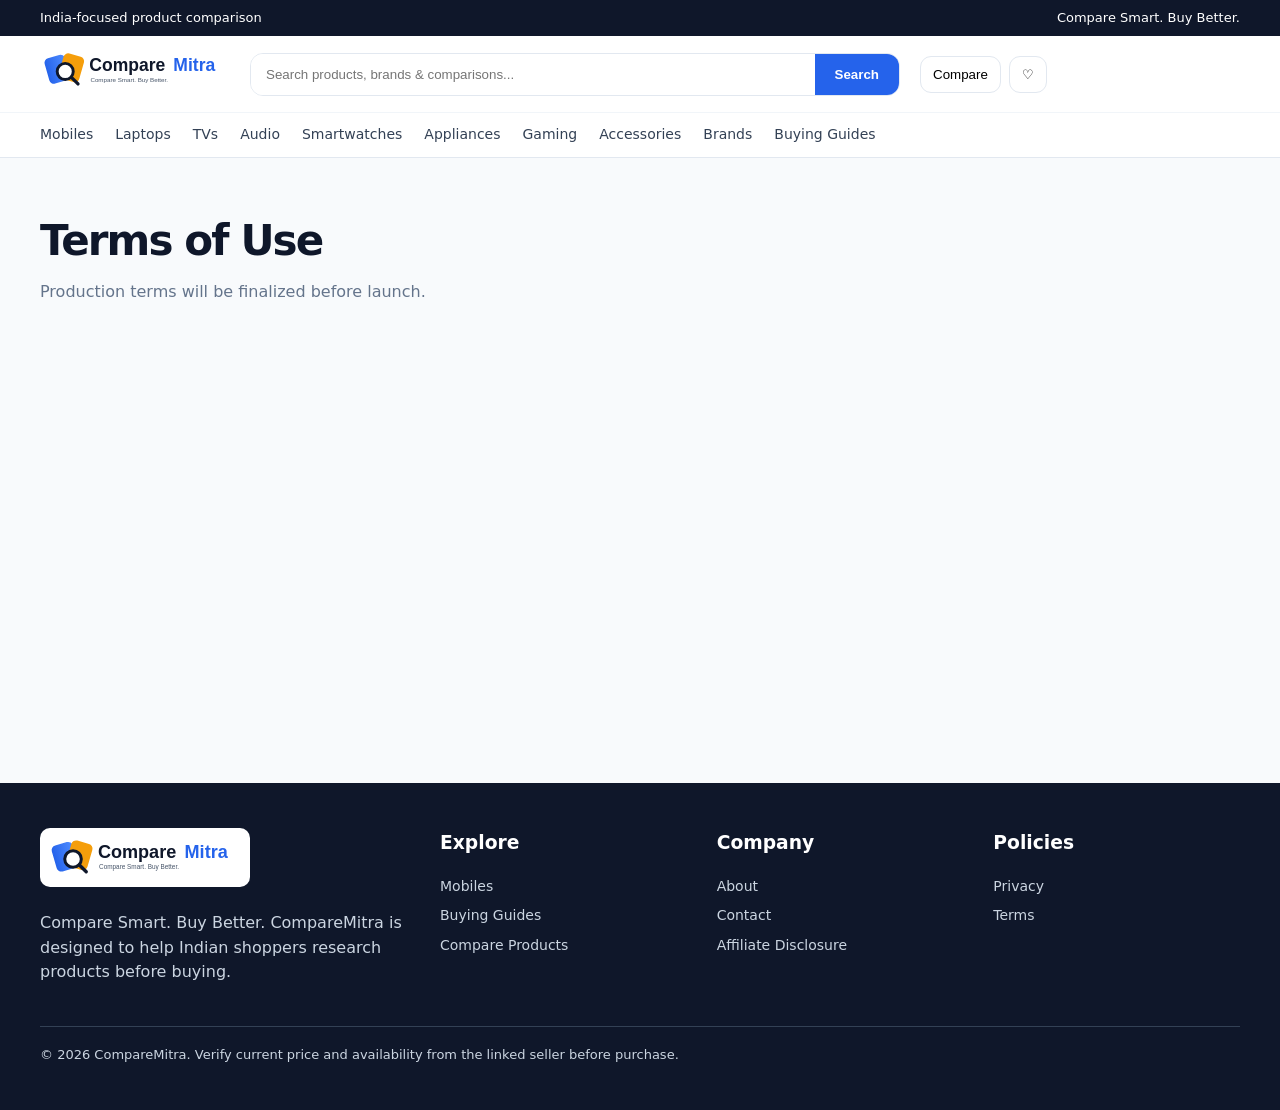
<file: terms.html>
<!doctype html><html lang="en-IN"><head><meta charset="utf-8"><meta name="viewport" content="width=device-width,initial-scale=1"><title>Terms of Use — CompareMitra</title><meta name="description" content="Production terms will be finalized before launch."><link rel="stylesheet" href="css/style.css"></head><body><div class="topbar"><div class="container"><span>India-focused product comparison</span><span>Compare Smart. Buy Better.</span></div></div>
<header class="header"><div class="container header-row"><a href="index.html"><img class="logo" src="assets/logo.svg" alt="CompareMitra"></a><form class="search" data-search><input name="q" placeholder="Search products, brands & comparisons..."><button>Search</button></form><div class="header-actions"><button class="icon-btn" onclick="location.href='compare.html'">Compare</button><button class="icon-btn">♡</button></div><button class="icon-btn mobile-menu">☰</button></div>
<nav class="nav"><div class="container"><a href="products.html?category=mobiles">Mobiles</a><a href="products.html">Laptops</a><a href="products.html">TVs</a><a href="products.html">Audio</a><a href="products.html">Smartwatches</a><a href="products.html">Appliances</a><a href="products.html">Gaming</a><a href="products.html">Accessories</a><a href="brands/index.html">Brands</a><a href="buying-guides/index.html">Buying Guides</a></div></nav></header><main class="page"><div class="container"><h1>Terms of Use</h1><p class="muted">Production terms will be finalized before launch.</p></div></main><footer class="footer"><div class="container"><div class="footer-grid"><div><img src="assets/logo.svg" alt="CompareMitra" style="width:210px;background:#fff;border-radius:10px;padding:7px"><p>Compare Smart. Buy Better. CompareMitra is designed to help Indian shoppers research products before buying.</p></div><div><h3>Explore</h3><a href="products.html?category=mobiles">Mobiles</a><a href="buying-guides/index.html">Buying Guides</a><a href="compare.html">Compare Products</a></div><div><h3>Company</h3><a href="about.html">About</a><a href="contact.html">Contact</a><a href="affiliate-disclosure.html">Affiliate Disclosure</a></div><div><h3>Policies</h3><a href="privacy.html">Privacy</a><a href="terms.html">Terms</a></div></div><div class="footer-bottom">© 2026 CompareMitra. Verify current price and availability from the linked seller before purchase.</div></div></footer></body></html>
</file>
<file: css/comparemmitra-dashboard-v17.css>
:root{--navy:#0a1835;--navy2:#102a59;--blue:#1769ff;--blue2:#3f7cff;--ink:#12203a;--muted:#667892;--line:#dfe7f2;--bg:#f7faff;--green:#08a86b;--orange:#ffb21a;--shadow:0 20px 60px rgba(22,45,84,.11)}
*{box-sizing:border-box}html,body{margin:0}body{font-family:"DM Sans",system-ui,sans-serif;color:var(--ink);background:linear-gradient(180deg,#fff 0,#f7faff 100%);-webkit-font-smoothing:antialiased}button,input{font:inherit}button{cursor:pointer}a{text-decoration:none;color:inherit}.wrap{width:min(1480px,calc(100% - 48px));margin:auto}
.utility{height:34px;background:#07152e;color:#cbd7ea;font-size:11px}.utility-in{height:100%;display:flex;align-items:center;justify-content:space-between}.utility-points{display:flex;gap:24px}.utility-points span{color:#d9e4f5}.utility-points span::first-letter{color:#4f8cff}
.header{background:rgba(255,255,255,.96);border-bottom:1px solid #e8eef6;position:sticky;top:0;z-index:20;backdrop-filter:blur(16px)}.header-in{height:78px;display:flex;align-items:center;gap:28px}.logo{display:flex;align-items:center;gap:8px;min-width:285px}.logo img{width:220px;max-height:54px;object-fit:contain}.logo span{display:none}.top-search{height:48px;display:flex;align-items:center;border:1px solid #d9e2ef;background:#fff;border-radius:16px;box-shadow:0 8px 25px rgba(21,49,91,.05);flex:1;max-width:690px;overflow:hidden}.top-search>span{font-size:25px;color:#74869f;padding-left:15px}.top-search input{flex:1;min-width:0;border:0;outline:0;padding:0 12px;color:#253650;font-size:13px}.top-search button{height:100%;border:0;background:var(--blue);color:#fff;padding:0 28px;font-weight:800}.head-actions{margin-left:auto;display:flex;gap:12px;align-items:center}.head-actions a,.head-actions button{border:0;background:transparent;color:#35445e;font-size:12px;font-weight:700;padding:8px;position:relative}.head-actions i{font-style:normal;font-size:9px;background:var(--blue);color:#fff;border-radius:50%;padding:2px 5px;position:absolute;top:0;right:-1px}.head-actions button{font-size:18px}.nav{background:#fff;border-top:1px solid #f0f3f8}.nav-in{display:flex;align-items:center;gap:2px;overflow:auto;scrollbar-width:none}.nav-in::-webkit-scrollbar{display:none}.nav a{padding:12px 16px;border-bottom:2px solid transparent;white-space:nowrap;font-size:11px;font-weight:800;color:#53637b}.nav a.active{color:var(--blue);border-color:var(--blue)}.nav a:hover{color:var(--blue)}.nav .offers{margin-left:auto;color:#ef416d;border:1px solid #ffc1d1;border-radius:99px;padding:8px 14px}

.main{padding:14px 0 28px}.dashboard{display:grid;grid-template-columns:390px minmax(0,1fr);min-height:680px;border-radius:26px;overflow:hidden;box-shadow:var(--shadow);border:1px solid #e3eaf4;background:#fff}.search-panel{position:relative;overflow:hidden;background:radial-gradient(circle at 90% 8%,#245cc4 0,#143a82 28%,#0b1e43 65%,#08172f 100%);color:#fff;padding:28px 24px 18px}.search-panel:before{content:"";position:absolute;width:400px;height:400px;right:-220px;top:-170px;border-radius:50%;border:1px solid rgba(255,255,255,.09);box-shadow:0 0 0 45px rgba(255,255,255,.025),0 0 0 100px rgba(255,255,255,.018)}.panel-kicker{position:relative;display:flex;gap:9px;align-items:center;font-size:9px;letter-spacing:.17em;color:#a9c4f2;font-weight:800}.panel-kicker span{width:7px;height:7px;border-radius:50%;background:#57a0ff;box-shadow:0 0 0 5px rgba(87,160,255,.13)}.search-panel h1{position:relative;font:800 46px/1 Manrope;margin:17px 0 15px;letter-spacing:-.065em}.search-panel h1 em{font-style:normal;color:#58a0ff}.search-panel>p{position:relative;color:#c0cee3;font-size:13px;line-height:1.65;max-width:410px;margin:0 0 22px}.hero-search{position:relative;height:62px;border-radius:18px;background:#fff;border:2px solid #68b0ff;box-shadow:0 0 0 7px rgba(47,130,255,.08),0 15px 40px rgba(0,0,0,.16);display:flex;align-items:center;overflow:hidden}.hero-search>span{color:#5d7190;font-size:25px;padding-left:16px}.hero-search input{min-width:0;flex:1;border:0;outline:0;padding:0 12px;color:#192942;font-size:13px}.hero-search button{height:52px;width:55px;margin-right:4px;border:0;border-radius:14px;background:linear-gradient(135deg,#2f65ff,#2851e9);color:#fff;font-size:26px;font-weight:700}.popular{position:relative;margin-top:20px}.popular label{display:block;color:#b9c8de;font-size:10px;margin-bottom:9px}.popular>div{display:flex;flex-wrap:wrap;gap:7px}.popular button{border:1px solid rgba(161,192,238,.27);background:rgba(255,255,255,.055);color:#e1ebfb;border-radius:99px;padding:7px 11px;font-size:9px}.popular button:hover{background:rgba(255,255,255,.13)}
.trend{position:relative;margin-top:16px;padding:12px 10px 10px;border-radius:18px;background:rgba(255,255,255,.045);border:1px solid rgba(161,192,238,.1)}.trend-head{display:flex;justify-content:space-between;align-items:center;margin:0 4px 9px}.trend-head b{font-size:12px}.trend-head span{font-size:9px;color:#8fb9ff}.trend-item{width:100%;display:flex;align-items:center;gap:10px;background:linear-gradient(90deg,rgba(255,255,255,.12),rgba(255,255,255,.04));border:1px solid rgba(125,170,239,.16);border-radius:13px;padding:7px 9px;margin-top:6px;color:#fff;text-align:left}.trend-item:hover{border-color:#5794ff}.trend-item>strong{width:18px;text-align:center;color:#c9d7eb;font-size:11px}.mini-phone{width:34px;height:42px;border-radius:8px;background:linear-gradient(150deg,#dcecff,#1d5cff);box-shadow:inset 0 0 0 2px rgba(255,255,255,.2)}.m2{background:linear-gradient(150deg,#ffd7cf,#ef4568)}.m3{background:linear-gradient(150deg,#d9e6ff,#6d44db)}.trend-item span:nth-of-type(2){flex:1}.trend-item b,.trend-item small{display:block}.trend-item b{font-size:10px}.trend-item small{color:#aebed7;font-size:8px;margin-top:3px}.trend-item i{font-style:normal;font-size:23px;color:#a6c5ef}.panel-benefits{position:relative;display:grid;grid-template-columns:repeat(3,1fr);gap:8px;margin-top:13px}.panel-benefits>div{display:flex;gap:7px;align-items:center;color:#dbe7f7}.panel-benefits span{width:29px;height:29px;border-radius:9px;background:rgba(255,255,255,.1);display:grid;place-items:center;color:#74a9ff}.panel-benefits b{font-size:8px}.panel-benefits small{display:block;color:#92a9c9;font-weight:400;margin-top:2px}

.result-panel{position:relative;background:linear-gradient(180deg,#fff,#fbfdff);min-width:0;overflow:hidden}.empty-state{height:100%;min-height:680px;display:flex;flex-direction:column;justify-content:center;align-items:center;text-align:center;padding:45px;color:#6d7f99}.empty-orb{width:94px;height:94px;border-radius:28px;background:radial-gradient(circle at 35% 30%,#fff,#edf5ff);border:1px solid #dbe6f4;display:grid;place-items:center;position:relative;box-shadow:0 20px 45px rgba(30,74,139,.09)}.empty-orb span{font-size:35px;color:#4d82e8}.empty-orb i,.empty-orb b{position:absolute;border-radius:50%;background:#79aaff}.empty-orb i{width:8px;height:8px;right:12px;top:15px}.empty-orb b{width:5px;height:5px;left:16px;bottom:14px}.empty-state h2{font:700 24px Manrope;margin:20px 0 7px;color:#1b2b46}.empty-state p{max-width:470px;font-size:11px;line-height:1.7;margin:0}.empty-hints{display:flex;gap:7px;margin-top:18px}.empty-hints span{padding:7px 11px;border:1px solid #e2eaf4;border-radius:99px;font-size:9px;background:#fff;color:#8a9ab0}

.product-result{padding:0;height:100%}.product-head{display:grid;grid-template-columns:120px 1fr auto;align-items:center;gap:18px;padding:25px 27px 19px;border-bottom:1px solid #e5ebf4}.product-visual{height:118px;border-radius:19px;background:linear-gradient(145deg,#f1f6ff,#e8f0ff);display:grid;place-items:center}.product-visual img{width:82%;height:82%;object-fit:contain}.product-title small{color:#7890af;font-size:9px;font-weight:800;letter-spacing:.13em}.product-title h2{font:800 27px Manrope;margin:5px 0 5px;letter-spacing:-.045em;color:#10203a}.product-title p{margin:0;color:#6d7f99;font-size:12px}.score{display:flex;align-items:center;gap:8px;margin-top:9px}.score b{background:#11b77b;color:#fff;border-radius:8px;padding:5px 8px;font-size:10px}.score span{font-size:10px;color:#2864c8;font-weight:800}.product-actions{display:flex;gap:8px;align-self:start}.product-actions button{border:1px solid #d8e3f2;background:#fff;border-radius:11px;padding:9px 11px;font-size:9px;font-weight:800;color:#53637b}.product-actions .add-compare{border-color:#9fc2ff;color:#1769ff;background:#f7fbff}
.quick-specs{display:grid;grid-template-columns:repeat(4,1fr);gap:9px;padding:13px 27px;border-bottom:1px solid #e7edf5}.quick-spec{border:1px solid #e1e9f4;border-radius:13px;padding:9px 11px;background:#fbfdff}.quick-spec small{display:block;color:#8294ab;font-size:7px;letter-spacing:.08em}.quick-spec b{display:block;font-size:10px;margin-top:3px}.table-shell{position:relative;margin:14px 20px 20px;border:1px solid #dce5f1;border-radius:18px;overflow:hidden;background:#fff;box-shadow:0 9px 30px rgba(24,51,92,.05)}.table-title{display:flex;justify-content:space-between;align-items:center;padding:15px 17px;border-bottom:1px solid #e4ebf4;background:linear-gradient(90deg,#fbfdff,#f5f9ff)}.table-title small{font-size:7px;letter-spacing:.12em;color:#7890ad;font-weight:800}.table-title h3{font:700 16px Manrope;margin:4px 0 0}.table-tools{display:flex;gap:7px}.table-tools button{border:1px solid #d5e1f0;background:#fff;border-radius:9px;padding:7px 9px;font-size:8px;color:#53637b}.table-tools button.active{background:#edf5ff;border-color:#9fc4ff;color:#1769ff}.table-scroll{overflow:auto}.table-shell table{width:100%;border-collapse:separate;border-spacing:0;min-width:760px;font-size:9px}.table-shell th,.table-shell td{border-right:1px solid #e2e8f1;border-bottom:1px solid #e5ebf3;padding:9px 10px;text-align:left;vertical-align:middle}.table-shell th{background:#f8fbff;color:#13213b;font-size:10px;height:54px}.table-shell th:first-child,.table-shell td:first-child{width:130px;background:#fbfdff;font-weight:800;color:#4c607d;position:sticky;left:0;z-index:2}.store-logo{display:block;font:800 16px Manrope;text-align:center}.store-status{display:block;font-size:7px;color:#7d8ea5;text-align:center;margin-top:3px;font-weight:500}.store-price{font:800 15px Manrope;color:#111f38;text-align:center;display:block;margin:4px 0}.amazon .store-price{color:#059669}.store-btn{display:block;border:0;border-radius:7px;padding:6px 8px;margin:0 auto;background:#ffb51b;color:#101a2c;font-size:8px;font-weight:800;white-space:nowrap}.generic-btn{background:#eaf2ff;color:#1769ff}.unavailable{color:#b2bdcc;text-align:center;font-size:9px}.feature-label{font-size:9px}.diff{background:#fff9e9!important}.more-stores{display:flex;justify-content:center;padding:11px;background:#fbfdff}.more-stores button{border:1px dashed #9ebcf0;background:#fff;border-radius:11px;padding:8px 18px;color:#1769ff;font-size:9px}.more-stores small{display:block;color:#8799b0;font-size:7px;margin-top:2px}

.below{display:grid;grid-template-columns:repeat(5,1fr);gap:14px;margin-top:18px}.below-card{background:#fff;border:1px solid #e2e9f3;border-radius:17px;padding:17px 15px;display:flex;gap:11px;align-items:center}.bicon{width:36px;height:36px;border-radius:50%;display:grid;place-items:center;color:#fff;font-weight:800}.blue{background:#2477ff}.green{background:#12b886}.purple{background:#7c4dff}.orange{background:#ff981c}.pink{background:#f64d8c}.below-card b{font-size:10px}.below-card p{font-size:8px;color:#8494aa;margin:4px 0 0;line-height:1.45}.footer{margin-top:28px;background:#07152e;color:#b9c8de;padding:25px 0;font-size:10px}.footer>div{display:flex;align-items:center;gap:16px}.footer b{color:#fff;font:800 18px Manrope}.footer div div{margin-left:auto;display:flex;gap:16px}.footer a:hover{color:#fff}

@media(max-width:1100px){.dashboard{grid-template-columns:410px minmax(0,1fr)}.logo{min-width:210px}.logo img{width:190px}.utility-points{display:none}.nav a{padding-left:11px;padding-right:11px}.search-panel h1{font-size:46px}.product-head{grid-template-columns:95px 1fr}.product-actions{grid-column:2}.below{grid-template-columns:repeat(3,1fr)}}
@media(max-width:800px){.wrap{width:calc(100% - 24px)}.header-in{height:66px}.logo{min-width:145px}.logo img{width:145px}.top-search{display:none}.head-actions a b{display:none}.nav .offers{margin-left:0}.dashboard{grid-template-columns:1fr;min-height:0}.search-panel{padding:27px 20px}.search-panel h1{font-size:43px}.trend{display:none}.panel-benefits{margin-top:15px}.result-panel{min-height:600px}.empty-state{min-height:520px}.product-head{grid-template-columns:90px 1fr}.quick-specs{grid-template-columns:repeat(2,1fr);padding:12px 16px}.table-shell{margin:12px 10px}.below{grid-template-columns:1fr 1fr}.footer>div{flex-wrap:wrap}.footer div div{margin-left:0}}
@media(max-width:520px){.utility{height:28px}.utility-in>span:last-child{display:none}.header-in{gap:6px}.logo img{width:135px}.head-actions{gap:0}.head-actions a{padding:5px}.nav a{font-size:9px;padding:10px 9px}.search-panel h1{font-size:39px}.hero-search{height:57px}.popular button{font-size:8px}.product-head{grid-template-columns:1fr;text-align:center}.product-visual{width:110px;margin:auto}.product-actions{grid-column:auto;justify-content:center}.score{justify-content:center}.quick-specs{grid-template-columns:1fr 1fr}.table-title{align-items:flex-start;gap:10px}.table-tools{flex-direction:column}.below{grid-template-columns:1fr}}

/* CINEMATIC FIX START — based on the user's latest uploaded project */
.dashboard{
  grid-template-columns:minmax(350px, 390px) minmax(0,1fr);
  min-height:660px;
}
.search-panel{
  padding:28px 24px 18px;
}
.search-panel h1{
  font-size:46px;
  margin:14px 0 13px;
}
.search-panel>p{
  margin-bottom:18px;
}
.hero-search{
  height:58px;
}
.popular{
  margin-top:15px;
}
.trend{
  margin-top:15px;
  padding:11px 10px 9px;
}
.trend-item{
  padding:6px 8px;
  margin-top:5px;
}
.panel-benefits{
  margin-top:13px;
}
.result-panel{
  min-width:0;
}
.empty-state{
  min-height:660px;
  padding:30px 50px;
  background:
    radial-gradient(circle at 75% 28%, rgba(46,111,255,.08), transparent 28%),
    linear-gradient(180deg,#ffffff,#f8fbff);
}
.product-head{
  padding:18px 22px 13px;
}
.product-visual{
  height:96px;
}
.quick-specs{
  padding:10px 22px;
}
.table-shell{
  margin:10px 14px 14px;
}
.table-title{
  padding:12px 15px;
}
@media(max-width:1100px){
  .dashboard{grid-template-columns:360px minmax(0,1fr)}
}
@media(max-width:800px){
  .dashboard{grid-template-columns:1fr}
  .search-panel{padding:27px 20px}
  .empty-state{min-height:500px}
}
/* CINEMATIC FIX END */

[hidden]{display:none!important}
</file>
<file: css/style.css>
*{box-sizing:border-box} :root{--navy:#0F172A;--blue:#2563EB;--orange:#F59E0B;--green:#10B981;--bg:#F8FAFC;--muted:#64748B;--border:#E2E8F0;--shadow:0 12px 32px rgba(15,23,42,.08);--radius:18px;--max:1200px}body{margin:0;font-family:Inter,system-ui,-apple-system,"Segoe UI",sans-serif;background:var(--bg);color:var(--navy);line-height:1.55}a{text-decoration:none;color:inherit}.container{width:min(var(--max),calc(100% - 32px));margin:auto}.topbar{background:var(--navy);color:#fff;font-size:13px}.topbar .container{display:flex;justify-content:space-between;padding:8px 0}.header{background:#fff;border-bottom:1px solid var(--border);position:sticky;top:0;z-index:50}.header-row{display:flex;align-items:center;gap:20px;min-height:76px}.logo{width:190px}.search,.hero-search{display:flex;background:#fff;border:1px solid var(--border);border-radius:13px;overflow:hidden}.search{flex:1;max-width:650px}.search input,.hero-search input{border:0;outline:0;padding:13px 15px;flex:1;min-width:0}.search button,.hero-search button,.primary{border:0;background:var(--blue);color:#fff;font-weight:800;padding:0 20px;cursor:pointer}.header-actions{display:flex;gap:8px}.icon-btn{border:1px solid var(--border);background:#fff;border-radius:11px;padding:10px 12px;cursor:pointer}.mobile-menu{display:none}.nav{border-top:1px solid #f1f5f9}.nav .container{display:flex;gap:22px;overflow:auto;white-space:nowrap}.nav a{padding:11px 0;font-size:14px;color:#334155}.hero{padding:58px 0 38px;background:linear-gradient(135deg,#eef5ff,#fff 58%,#fff7e7);border-bottom:1px solid var(--border)}.hero-grid{display:grid;grid-template-columns:1.05fr .95fr;gap:40px;align-items:center}.badge{display:inline-block;background:#fff;border:1px solid var(--border);border-radius:999px;padding:7px 12px;font-size:13px;font-weight:700}h1{font-size:clamp(40px,5vw,66px);line-height:1.02;letter-spacing:-.045em;margin:17px 0}.hero p{font-size:18px;color:#475569;max-width:620px}.hero-search{margin-top:25px;padding:5px;box-shadow:var(--shadow)}.hero-search button{border-radius:10px}.hero-points{display:flex;gap:10px;flex-wrap:wrap;margin-top:18px}.point{background:#fff;border:1px solid var(--border);padding:8px 11px;border-radius:11px;font-size:13px;font-weight:700}.visual{min-height:300px;display:grid;place-items:center}.device-stack{position:relative;width:390px;height:280px}.mock-phone,.mock-laptop,.mock-watch{position:absolute;background:#0f172a;box-shadow:0 20px 40px rgba(15,23,42,.18)}.mock-phone{width:145px;height:245px;left:30px;top:25px;transform:rotate(-8deg);border-radius:22px;padding:8px}.mock-phone:after{content:"";display:block;height:100%;border-radius:16px;background:linear-gradient(145deg,#2563eb,#93c5fd)}.mock-laptop{width:255px;height:170px;right:0;top:25px;border-radius:18px;padding:9px}.mock-laptop:after{content:"";display:block;height:100%;border-radius:11px;background:linear-gradient(145deg,#dbeafe,#60a5fa)}.mock-watch{width:105px;height:120px;right:32px;bottom:10px;border-radius:26px;padding:8px}.mock-watch:after{content:"";display:block;height:100%;border-radius:18px;background:#111827}.section{padding:42px 0}.section-head{display:flex;align-items:end;justify-content:space-between;margin-bottom:18px}.section h2{font-size:26px;margin:0}.muted{color:var(--muted)}.link{color:var(--blue);font-weight:700}.grid{display:grid;grid-template-columns:repeat(4,1fr);gap:16px}.card{background:#fff;border:1px solid var(--border);border-radius:var(--radius);box-shadow:0 6px 20px rgba(15,23,42,.04)}.product-card{padding:16px;transition:.2s}.product-card:hover{transform:translateY(-3px);box-shadow:var(--shadow)}.product-img{height:160px;border-radius:14px;background:linear-gradient(145deg,#eff6ff,#f8fafc);display:grid;place-items:center;margin-bottom:14px}.phone-art{width:72px;height:130px;border:6px solid #0f172a;border-radius:16px;background:linear-gradient(160deg,#60a5fa,#dbeafe)}.product-card h3{font-size:17px;margin:5px 0}.brand{font-size:12px;color:var(--muted)}.demo-price{font-size:12px;color:#b45309;background:#fff7ed;border-radius:8px;padding:5px 8px;display:inline-block}.price{font-size:18px;font-weight:800;margin:8px 0}.card-actions{display:flex;gap:8px;margin-top:12px}.card-actions button{flex:1;border:1px solid var(--border);background:#fff;border-radius:10px;padding:9px;cursor:pointer;font-weight:700}.card-actions .compare{background:#eff6ff;color:var(--blue);border-color:#bfdbfe}.category-card{padding:20px;text-align:center}.category-icon{font-size:30px}.compare-card{padding:16px}.compare-products{display:grid;grid-template-columns:1fr 55px 1fr;align-items:center;gap:12px}.compare-item{background:#f8fafc;border-radius:14px;padding:14px;text-align:center}.vs{width:44px;height:44px;border-radius:50%;background:var(--blue);color:#fff;display:grid;place-items:center;font-weight:900;margin:auto}.guide{padding:18px}.notice{background:#fff7ed;border:1px solid #fed7aa;color:#9a3412;border-radius:12px;padding:12px 14px;font-size:13px}.page{padding:45px 0;min-height:65vh}.page h1{font-size:42px}.table-wrap{overflow:auto;background:#fff;border:1px solid var(--border);border-radius:16px}table{border-collapse:collapse;width:100%;min-width:650px}th,td{padding:13px 15px;border-bottom:1px solid var(--border);text-align:left}th{background:#f8fafc}.empty{padding:35px;text-align:center;color:var(--muted)}.footer{margin-top:40px;background:var(--navy);color:#cbd5e1;padding:45px 0}.footer-grid{display:grid;grid-template-columns:1.5fr 1fr 1fr 1fr;gap:30px}.footer h3{color:#fff;margin-top:0}.footer a{display:block;margin:8px 0;font-size:14px}.footer-bottom{border-top:1px solid #334155;margin-top:25px;padding-top:18px;font-size:13px}@media(max-width:900px){.hero-grid{grid-template-columns:1fr}.visual{display:none}.grid{grid-template-columns:repeat(2,1fr)}.footer-grid{grid-template-columns:1fr 1fr}}@media(max-width:650px){.container{width:calc(100% - 22px)}.topbar{display:none}.header-row{min-height:64px}.logo{width:145px}.search,.header-actions{display:none}.mobile-menu{display:block;margin-left:auto}.hero{padding:38px 0 28px}h1{font-size:42px}.hero p{font-size:16px}.hero-search input{padding:12px 9px}.grid{gap:10px}.product-card{padding:11px}.product-img{height:125px}.footer-grid{grid-template-columns:1fr}.nav .container{gap:17px}}
/* CompareMitra catalog v2 */
.catalog-head{padding:10px 0 20px}.catalog-head h1{font-size:clamp(38px,5vw,58px);margin:14px 0 8px}.catalog-tools{display:grid;grid-template-columns:1.7fr repeat(3,1fr) auto;gap:10px;padding:12px;margin-bottom:14px}.catalog-tools input,.catalog-tools select{width:100%;border:1px solid var(--border);background:#fff;border-radius:11px;padding:11px 12px;outline:none}.catalog-meta{display:flex;justify-content:space-between;gap:15px;align-items:center;margin:14px 2px}.product-image-wrap{position:relative;display:grid;overflow:hidden}.product-image-wrap img{width:100%;height:100%;object-fit:contain;padding:16px}.image-badge{position:absolute;right:9px;top:9px;background:#fff;border:1px solid var(--border);border-radius:999px;padding:4px 7px;font-size:10px;font-weight:800;color:#92400e}.cm-product-card h3 a:hover{color:var(--blue)}.product-mini{font-size:12px;color:var(--muted);min-height:38px;margin:6px 0}.price-label{display:block;font-size:11px;color:var(--muted);margin-top:8px}.card-btn{display:inline-flex;align-items:center;justify-content:center;border:1px solid var(--border);background:#fff;color:var(--navy);border-radius:10px;padding:9px 11px;cursor:pointer;font-weight:750;font-size:13px;text-decoration:none}.card-actions .card-btn{flex:1}.card-btn.compare{background:#eff6ff;color:var(--blue);border-color:#bfdbfe}.product-detail-head{display:grid;grid-template-columns:minmax(280px,430px) 1fr;gap:42px;align-items:center}.detail-image{position:relative;min-height:410px;background:linear-gradient(145deg,#eff6ff,#fff);border:1px solid var(--border);border-radius:24px;display:grid;place-items:center;overflow:hidden}.detail-image img{width:100%;height:390px;object-fit:contain;padding:35px}.price-box{display:inline-flex;flex-direction:column;background:#fff;border:1px solid var(--border);border-radius:16px;padding:15px 18px;margin:15px 0;box-shadow:0 8px 24px rgba(15,23,42,.05)}.price-box span,.price-box small{color:var(--muted);font-size:12px}.price-box strong{font-size:26px;margin:3px 0}.detail-actions{display:flex;gap:10px;flex-wrap:wrap}.cm-primary{padding:11px 18px;border-radius:10px}.compare-toolbar{display:flex;justify-content:space-between;gap:10px;margin:16px 0}.compare-thumb{width:68px;height:90px;object-fit:contain;display:block;margin:0 auto 8px}.compare-table th{text-align:center}.compare-table thead th:first-child,.compare-table tbody th{text-align:left}.remove-compare{margin-top:8px;border:1px solid var(--border);background:#fff;border-radius:8px;padding:5px 8px;font-size:11px;cursor:pointer}.compare-table td{vertical-align:top}.compare-table td,.compare-table th{min-width:190px}
@media(max-width:900px){.catalog-tools{grid-template-columns:1fr 1fr}.catalog-tools .catalog-search{grid-column:1/-1}.product-detail-head{grid-template-columns:1fr}.detail-image{min-height:320px}.detail-image img{height:300px}}
@media(max-width:650px){.catalog-tools{grid-template-columns:1fr}.catalog-meta{align-items:flex-start;flex-direction:column}.product-detail-head{gap:22px}.detail-image{min-height:270px}.detail-image img{height:260px}.compare-toolbar{flex-direction:column}.compare-toolbar .card-btn{width:100%}}
</file>
<file: css/product-detail.css>
.product-detail-wrap{padding-top:18px;padding-bottom:55px}.pd-breadcrumb{font-size:13px;color:#64748b;margin:8px 0 18px}.pd-layout{display:grid;grid-template-columns:minmax(280px,420px) 1fr;gap:30px;align-items:start}.pd-media,.pd-info,.pd-panel{background:#fff;border:1px solid #e2e8f0;border-radius:18px;box-shadow:0 8px 25px rgba(15,23,42,.06)}.pd-media{padding:24px;position:sticky;top:18px}.pd-media img{width:100%;height:360px;object-fit:contain;border-radius:14px;background:#f8fafc}.pd-preview{display:inline-flex;margin-top:12px;font-size:12px;padding:5px 9px;border-radius:999px;background:#fff7ed;color:#c2410c;border:1px solid #fed7aa}.pd-info{padding:28px}.pd-brand{font-size:14px;color:#64748b;margin-bottom:6px}.pd-title{font-size:34px;line-height:1.15;margin:0 0 12px}.pd-highlight{font-size:15px;line-height:1.7;color:#475569}.pd-pricebox{margin:22px 0;padding:18px;border-radius:14px;background:#f8fafc;border:1px solid #e2e8f0}.pd-price{font-size:30px;font-weight:800;color:#0f172a}.pd-price-note{font-size:13px;line-height:1.6;color:#64748b;margin-top:7px}.pd-actions{display:flex;flex-wrap:wrap;gap:10px;margin-top:18px}.pd-btn{display:inline-flex;align-items:center;justify-content:center;padding:12px 17px;border-radius:10px;text-decoration:none;font-weight:700;border:1px solid #cbd5e1;background:#fff;color:#0f172a;cursor:pointer}.pd-btn.primary{background:#2563eb;border-color:#2563eb;color:#fff}.pd-btn.compare{background:#eff6ff;border-color:#bfdbfe;color:#1d4ed8}.pd-muted{font-size:12px;color:#64748b;margin-top:12px}.pd-section{margin-top:28px}.pd-section h2{margin:0 0 13px;font-size:22px}.pd-panel{padding:22px}.pd-specs{display:grid;grid-template-columns:repeat(2,minmax(0,1fr));gap:0;border:1px solid #e2e8f0;border-radius:12px;overflow:hidden}.pd-spec{padding:14px;border-bottom:1px solid #e2e8f0}.pd-spec:nth-child(odd){background:#fafafa}.pd-spec-label{display:block;color:#64748b;font-size:12px;margin-bottom:4px}.pd-spec-value{font-weight:650;color:#0f172a;line-height:1.4}.pd-variants{display:flex;flex-wrap:wrap;gap:8px}.pd-variant{padding:8px 11px;border:1px solid #cbd5e1;border-radius:9px;font-size:13px;background:#fff}.pd-source{margin-top:14px;padding:13px 14px;border-radius:11px;background:#f8fafc;font-size:13px;color:#475569;line-height:1.55}.pd-status{font-weight:700;color:#0f766e}@media(max-width:800px){.pd-layout{grid-template-columns:1fr}.pd-media{position:static}.pd-title{font-size:28px}.pd-specs{grid-template-columns:1fr}.pd-media img{height:300px}}
</file>
<file: css/comparemmitra-integration.css>
/* CompareMitra Phase 3 non-destructive card styles */
.cm-product-card{background:#fff;border:1px solid #e5e7eb;border-radius:18px;overflow:hidden;box-shadow:0 8px 24px rgba(15,23,42,.06);display:flex;flex-direction:column}
.cm-image-wrap{height:240px;display:grid;place-items:center;background:#f8fafc;padding:18px}
.cm-image-wrap img{max-width:100%;max-height:210px;object-fit:contain}
.cm-image-missing{background:linear-gradient(135deg,#f8fafc,#eef2ff)}
.cm-product-body{padding:18px}
.cm-brand{font-size:12px;font-weight:800;color:#64748b;text-transform:uppercase;letter-spacing:.05em}
.cm-product-body h3{font-size:18px;margin:5px 0 10px;color:#0f172a}
.cm-product-body h3 a{text-decoration:none;color:inherit}
.cm-price{font-size:20px;font-weight:900;color:#0f172a}
.cm-variants{font-size:12px;color:#64748b;margin-top:5px}
.cm-actions{display:flex;gap:8px;align-items:center;flex-wrap:wrap;margin-top:15px}
.cm-btn{border-radius:10px;padding:10px 13px;font-size:13px;font-weight:800;text-decoration:none;cursor:pointer}
.cm-primary{border:0;background:#2563eb;color:#fff}
.cm-secondary{border:1px solid #cbd5e1;background:#fff;color:#0f172a}
.cm-status{font-size:11px;color:#b45309}
@media(max-width:640px){.cm-image-wrap{height:190px}.cm-product-body{padding:14px}.cm-product-body h3{font-size:16px}}
</file>
